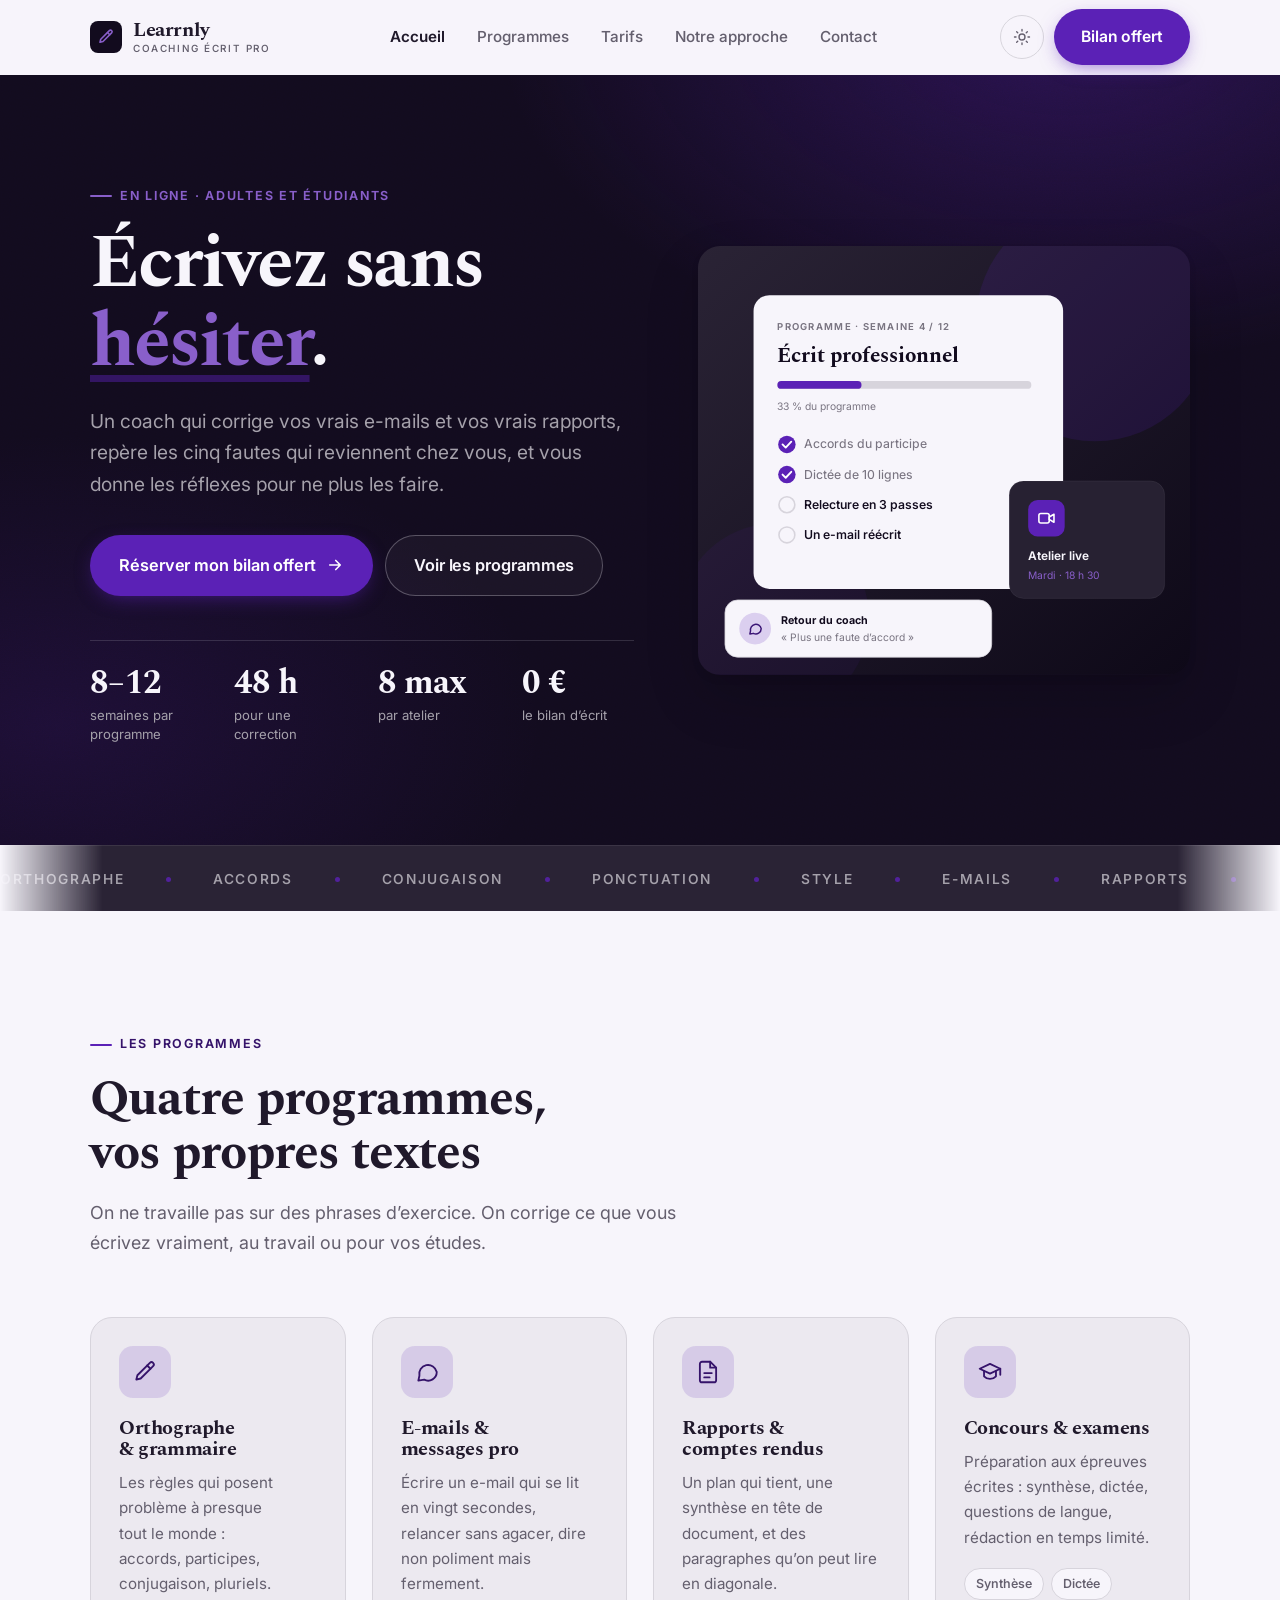
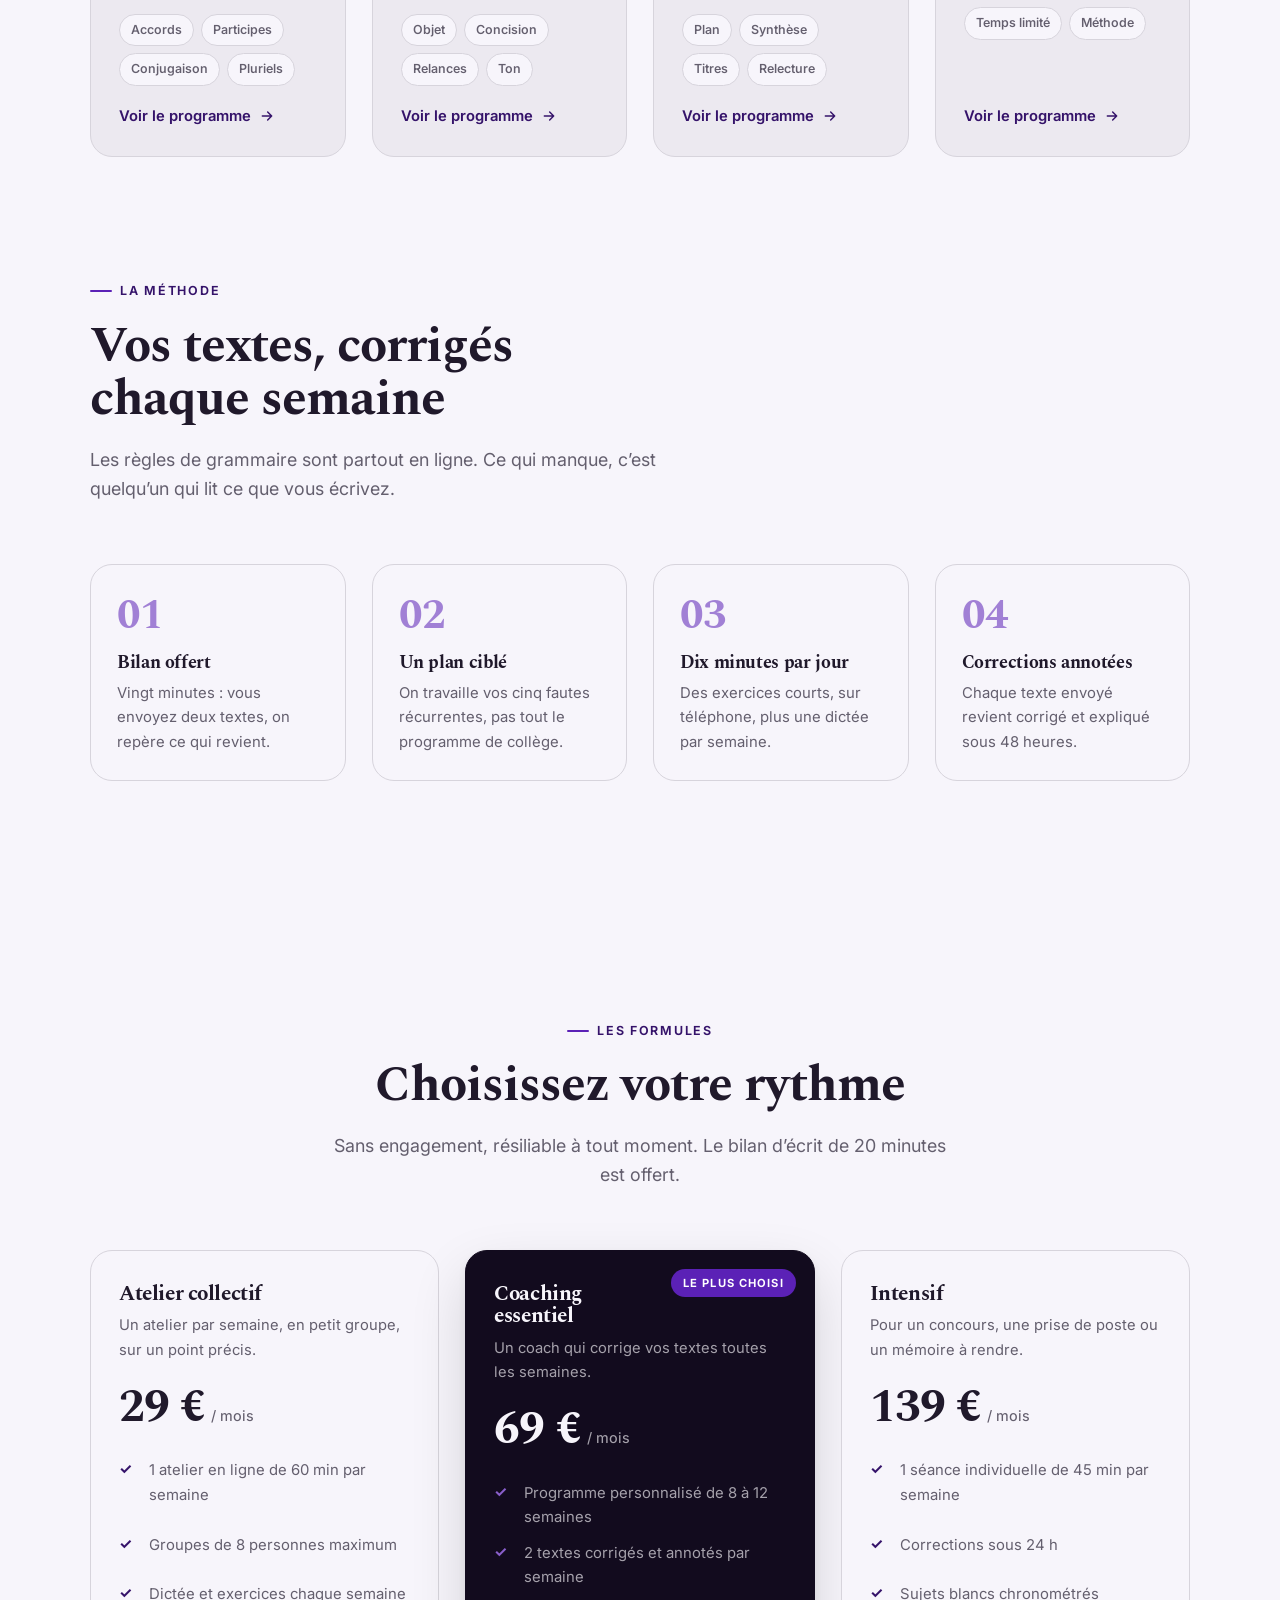
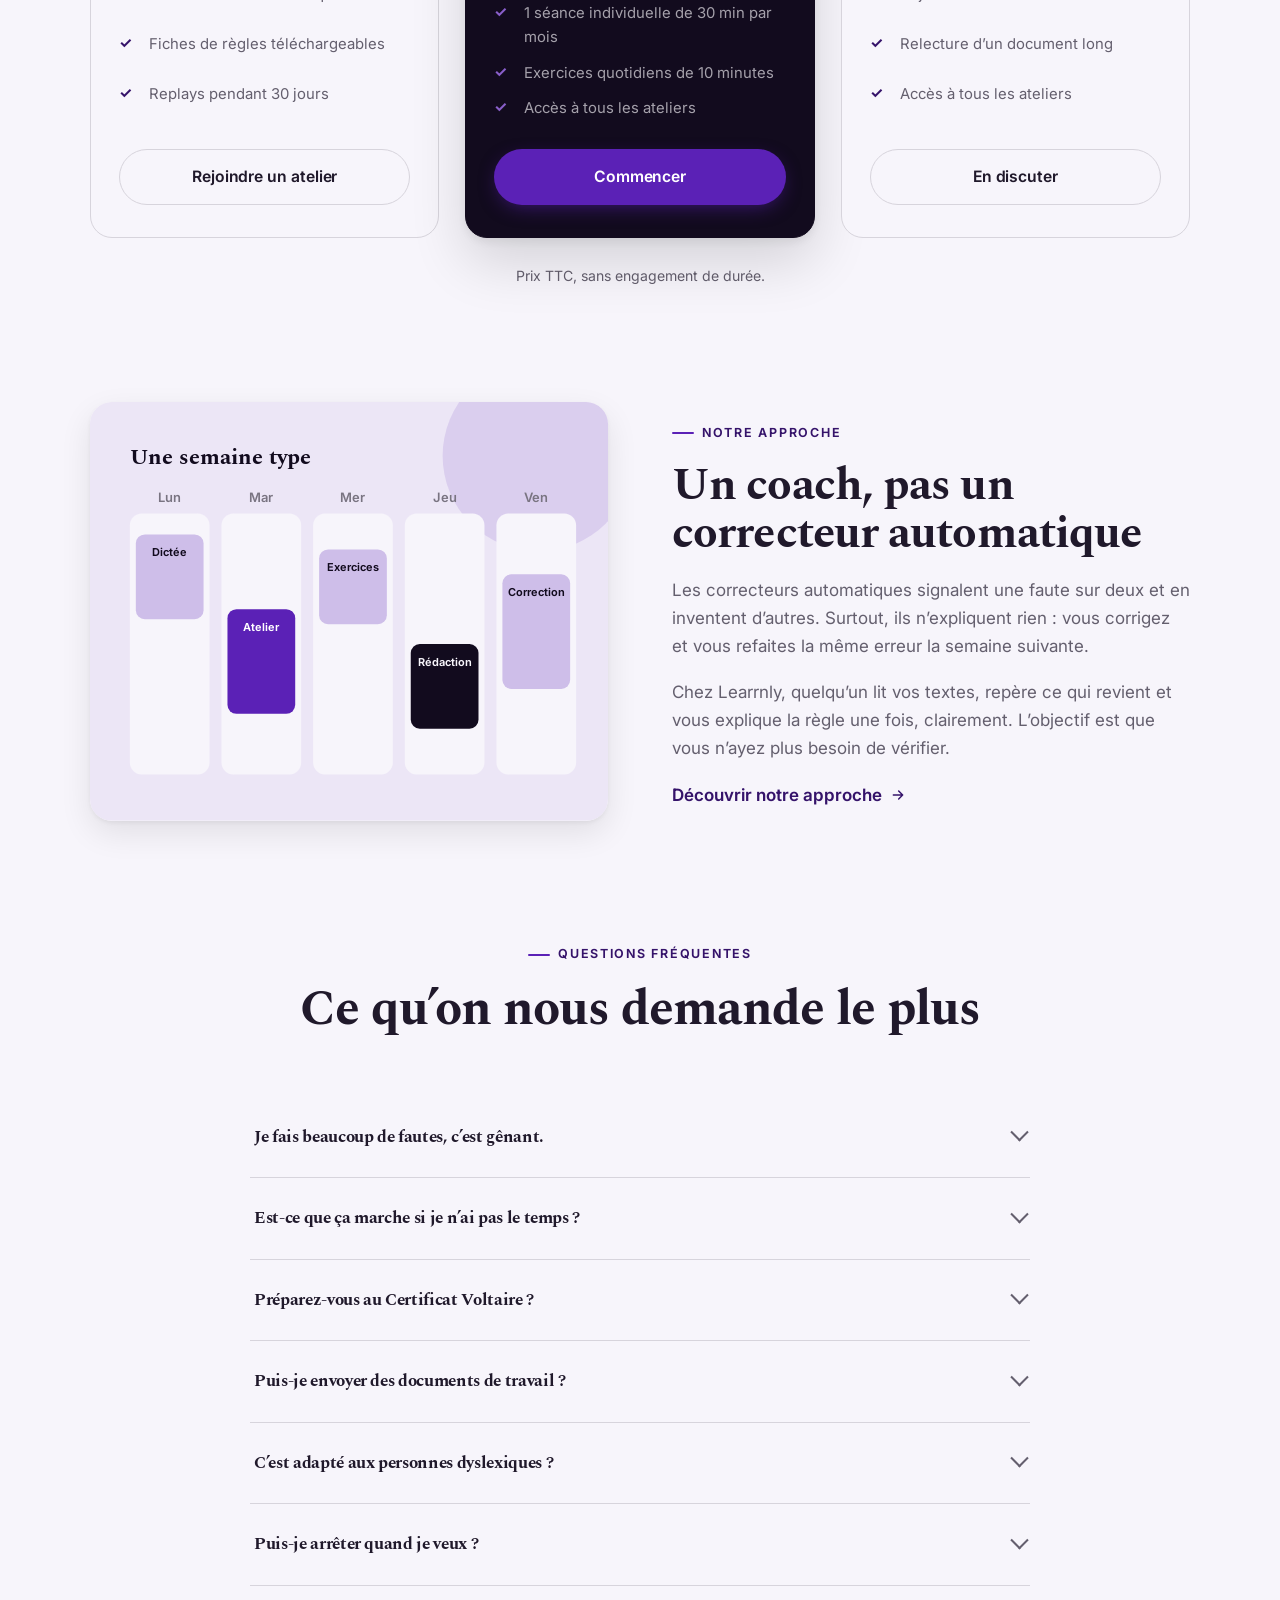
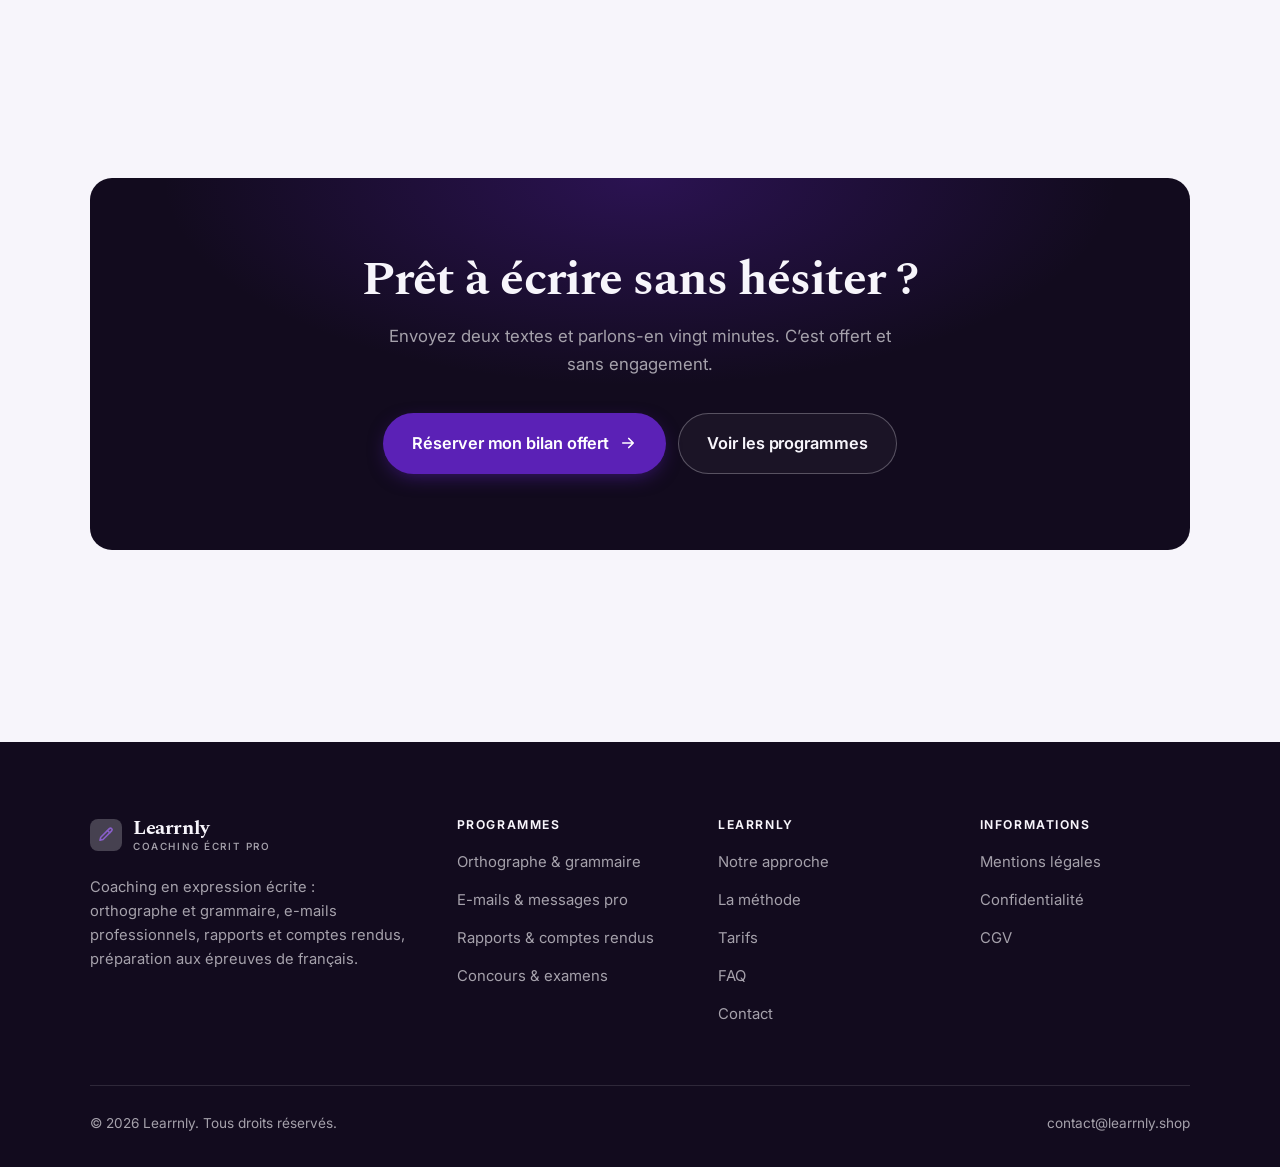
<file: index.html>
<!DOCTYPE html>
<html lang="fr" class="no-js">
<head>
<meta charset="utf-8">
<meta name="viewport" content="width=device-width, initial-scale=1">
<title>Learrnly — Coaching en orthographe et expression écrite</title>
<meta name="description" content="Coaching en écrit professionnel, 100 % en ligne : orthographe et grammaire, e-mails clairs, rapports structurés, préparation aux épreuves de français. Bilan offert.">
<link rel="canonical" href="https://learrnly.shop/">

<meta property="og:type" content="website">
<meta property="og:url" content="https://learrnly.shop/">
<meta property="og:site_name" content="Learrnly">
<meta property="og:locale" content="fr_FR">
<meta property="og:title" content="Learrnly — Coaching en orthographe et expression écrite">
<meta property="og:description" content="Coaching en écrit professionnel, 100 % en ligne : orthographe et grammaire, e-mails clairs, rapports structurés, préparation aux épreuves de français. Bilan offert.">
<meta name="theme-color" content="#120b1e">

<link rel="icon" href="assets/img/favicon.svg" type="image/svg+xml">
<link rel="preconnect" href="https://fonts.googleapis.com">
<link rel="preconnect" href="https://fonts.gstatic.com" crossorigin>
<link rel="stylesheet" href="https://fonts.googleapis.com/css2?family=Spectral:wght@400..700&family=Inter:wght@400..700&display=swap">
<link rel="stylesheet" href="assets/css/style.css">

<!-- Thème appliqué avant le premier rendu (évite le flash) -->
<script>
document.documentElement.classList.remove('no-js');
(function(){try{var t=localStorage.getItem('site-theme');if(t){document.documentElement.setAttribute('data-theme',t);}}catch(e){}})();
</script>
<script type="application/ld+json">
{
  "@context": "https://schema.org",
  "@type": "Organization",
  "name": "Learrnly",
  "url": "https://learrnly.shop/",
  "email": "contact@learrnly.shop",
  "description": "Coaching en écrit professionnel, 100 % en ligne : orthographe et grammaire, e-mails clairs, rapports structurés, préparation aux épreuves de français. Bilan offert.",
  "areaServed": "FR",
  "knowsLanguage": "fr"
}
</script>
</head>

<body>
<a class="skip-link" href="#main">Aller au contenu principal</a>

<header class="site-header">
  <nav class="wrap nav" aria-label="Navigation principale">
    <a class="brand" href="index.html">
      <svg class="brand__mark" viewBox="0 0 64 64" aria-hidden="true">
        <rect class="bm-bg" width="64" height="64" rx="16"/>
        <g class="bm-ic" transform="translate(14 14) scale(1.5)" fill="none" stroke-width="2.1" stroke-linecap="round" stroke-linejoin="round"><path d="M16.5 3.5a2.1 2.1 0 0 1 3 3L8 18l-4 1 1-4z"/><path d="M14 6l3 3"/></g>
      </svg>
      <span>Learrnly<span class="brand__sub">Coaching écrit pro</span></span>
    </a>

    <ul class="nav__links" id="nav-links">
      <li><a href="index.html" aria-current="page">Accueil</a></li>
      <li><a href="programmes.html">Programmes</a></li>
      <li><a href="index.html#tarifs">Tarifs</a></li>
      <li><a href="a-propos.html">Notre approche</a></li>
      <li><a href="contact.html">Contact</a></li>
      <li><a class="btn btn--primary" href="contact.html">Bilan offert</a></li>
    </ul>

    <div class="nav__cta">
      <button class="theme-toggle" type="button" aria-label="Passer en thème sombre">
        <svg class="icon-sun" viewBox="0 0 24 24" fill="none" stroke="currentColor" stroke-width="1.8" stroke-linecap="round" aria-hidden="true"><circle cx="12" cy="12" r="4"/><path d="M12 2v2m0 16v2M2 12h2m16 0h2M4.9 4.9l1.4 1.4m11.4 11.4 1.4 1.4M19.1 4.9l-1.4 1.4M6.3 17.7l-1.4 1.4"/></svg>
        <svg class="icon-moon" viewBox="0 0 24 24" fill="none" stroke="currentColor" stroke-width="1.8" stroke-linecap="round" stroke-linejoin="round" aria-hidden="true"><path d="M21 12.8A9 9 0 1 1 11.2 3a7 7 0 0 0 9.8 9.8z"/></svg>
      </button>
      <a class="btn btn--primary" href="contact.html">Bilan offert</a>
      <button class="nav__toggle" type="button" aria-expanded="false" aria-controls="nav-links" aria-label="Ouvrir le menu">
        <svg class="icon-open" viewBox="0 0 24 24" fill="none" stroke="currentColor" stroke-width="2" stroke-linecap="round" aria-hidden="true"><path d="M3 6h18M3 12h18M3 18h18"/></svg>
        <svg class="icon-close" viewBox="0 0 24 24" fill="none" stroke="currentColor" stroke-width="2" stroke-linecap="round" aria-hidden="true"><path d="M6 6l12 12M18 6L6 18"/></svg>
      </button>
    </div>
  </nav>
</header>

<main id="main">

<section class="hero">
  <div class="wrap hero__inner">
    <div>
      <span class="eyebrow hero__eyebrow">En ligne · Adultes et étudiants</span>
      <h1>Écrivez sans<br> <em>hésiter</em>.</h1>
      <p class="hero__lede">Un coach qui corrige vos vrais e-mails et vos vrais rapports, repère les cinq fautes qui reviennent chez vous, et vous donne les réflexes pour ne plus les faire.</p>

      <div class="hero__actions">
        <a class="btn btn--primary btn--lg" href="contact.html">Réserver mon bilan offert <svg viewBox="0 0 24 24" fill="none" stroke="currentColor" stroke-width="2.2" stroke-linecap="round" stroke-linejoin="round" aria-hidden="true"><path d="M5 12h14M13 6l6 6-6 6"/></svg></a>
        <a class="btn btn--on-dark btn--lg" href="programmes.html">Voir les programmes</a>
      </div>

      <ul class="hero__proof">
        <li><span class="stat__num">8–12</span><span class="stat__label">semaines par programme</span></li>
        <li><span class="stat__num">48 h</span><span class="stat__label">pour une correction</span></li>
        <li><span class="stat__num">8 max</span><span class="stat__label">par atelier</span></li>
        <li><span class="stat__num">0 €</span><span class="stat__label">le bilan d’écrit</span></li>
      </ul>
    </div>

    <div class="hero__art">
      <svg viewBox="0 0 620 540" role="img" aria-label="Aperçu d’un programme d’écrit professionnel en semaine 4 sur 12 : travail de la semaine, prochain atelier et retour du coach.">
        <defs>
          <linearGradient id="hbg" x1="0" y1="0" x2="1" y2="1">
            <stop offset="0" stop-color="#2a2335"/><stop offset="1" stop-color="#0e0918"/>
          </linearGradient>
        </defs>
        <rect width="620" height="540" rx="22" fill="url(#hbg)"/>
        <circle cx="500" cy="96" r="150" fill="#5b21b6" opacity=".16"/>
        <circle cx="96" cy="470" r="120" fill="#5b21b6" opacity=".08"/>

        <g style="font-family: var(--font-body)">
          <!-- Carte programme -->
          <rect x="70" y="62" width="390" height="370" rx="20" fill="#f7f5fb"/>
          <text x="100" y="106" font-size="12" font-weight="650" letter-spacing="1.6" fill="#797481">PROGRAMME · SEMAINE 4 / 12</text>
          <text x="100" y="146" font-size="27" font-weight="700" fill="#120b1e" style="font-family: var(--font-display)">Écrit professionnel</text>
          <rect x="100" y="170" width="320" height="10" rx="5" fill="#d7d4dc"/>
          <rect x="100" y="170" width="106" height="10" rx="5" fill="#5b21b6"/>
          <text x="100" y="206" font-size="13" fill="#797481">33 % du programme</text>
          <circle cx="112" cy="250" r="11" fill="#5b21b6"/><path d="M106.5 250l4 4 7-7.5" fill="none" stroke="#ffffff" stroke-width="2.4" stroke-linecap="round" stroke-linejoin="round"/><text x="134" y="255" font-size="15.5" fill="#797481" font-weight="450">Accords du participe</text>
          <circle cx="112" cy="288" r="11" fill="#5b21b6"/><path d="M106.5 288l4 4 7-7.5" fill="none" stroke="#ffffff" stroke-width="2.4" stroke-linecap="round" stroke-linejoin="round"/><text x="134" y="293" font-size="15.5" fill="#797481" font-weight="450">Dictée de 10 lignes</text>
          <circle cx="112" cy="326" r="10" fill="none" stroke="#d7d4dc" stroke-width="2"/><text x="134" y="331" font-size="15.5" fill="#120b1e" font-weight="560">Relecture en 3 passes</text>
          <circle cx="112" cy="364" r="10" fill="none" stroke="#d7d4dc" stroke-width="2"/><text x="134" y="369" font-size="15.5" fill="#120b1e" font-weight="560">Un e-mail réécrit</text>

          <!-- Carte séance -->
          <rect x="392" y="296" width="196" height="148" rx="18" fill="#272132" stroke="#ffffff" stroke-opacity=".08"/>
          <rect x="416" y="320" width="46" height="46" rx="12" fill="#5b21b6"/>
          <g transform="translate(427 331)" fill="none" stroke="#ffffff" color="#ffffff" stroke-width="2" stroke-linecap="round" stroke-linejoin="round"><rect x="2.5" y="6" width="13" height="12" rx="2.5"/><path d="M15.5 10.5 21.5 7v10l-6-3.5z"/></g>
          <text x="416" y="396" font-size="15" font-weight="650" fill="#f7f5fb">Atelier live</text>
          <text x="416" y="420" font-size="13" fill="#895fca">Mardi · 18 h 30</text>

          <!-- Retour du coach -->
          <rect x="34" y="446" width="336" height="72" rx="16" fill="#f7f5fb" stroke="#d7d4dc"/>
          <circle cx="72" cy="482" r="20" fill="#dbcfef"/>
          <g transform="translate(62 472) scale(.84)" fill="none" stroke="#3b1576" stroke-width="2.2" stroke-linecap="round" stroke-linejoin="round"><path d="M21 12a8 8 0 0 1-11.6 7.1L4 20l1-4.6A8 8 0 1 1 21 12z"/></g>
          <text x="104" y="476" font-size="13.5" font-weight="700" fill="#120b1e">Retour du coach</text>
          <text x="104" y="498" font-size="13" fill="#797481">« Plus une faute d’accord »</text>
        </g>
      </svg>
    </div>
  </div>
</section>

<div class="marquee" aria-hidden="true">
  <div class="marquee__track"><span>Orthographe</span><span>Accords</span><span>Conjugaison</span><span>Ponctuation</span><span>Style</span><span>E-mails</span><span>Rapports</span><span>Concision</span><span>Relecture</span><span>Concours</span><span>Orthographe</span><span>Accords</span><span>Conjugaison</span><span>Ponctuation</span><span>Style</span><span>E-mails</span><span>Rapports</span><span>Concision</span><span>Relecture</span><span>Concours</span></div>
</div>

<section class="section wrap" id="programmes">
  <div class="section-head reveal">
    <span class="eyebrow">Les programmes</span>
    <h2>Quatre programmes, vos propres textes</h2>
    <p>On ne travaille pas sur des phrases d’exercice. On corrige ce que vous écrivez vraiment, au travail ou pour vos études.</p>
  </div>
  <div class="grid grid--4 reveal-group">
    <a class="card" href="programmes.html#orthographe">
      <div class="card__icon"><svg viewBox="0 0 24 24" fill="none" stroke="currentColor" stroke-width="1.7" stroke-linecap="round" stroke-linejoin="round" aria-hidden="true"><path d="M16.5 3.5a2.1 2.1 0 0 1 3 3L8 18l-4 1 1-4z"/><path d="M14 6l3 3"/></svg></div>
      <h3>Orthographe &amp; grammaire</h3>
      <p>Les règles qui posent problème à presque tout le monde : accords, participes, conjugaison, pluriels.</p>
      <ul class="tags"><li>Accords</li><li>Participes</li><li>Conjugaison</li><li>Pluriels</li></ul>
      <span class="arrow-link">Voir le programme <svg viewBox="0 0 24 24" fill="none" stroke="currentColor" stroke-width="2.2" stroke-linecap="round" stroke-linejoin="round" aria-hidden="true"><path d="M5 12h14M13 6l6 6-6 6"/></svg></span>
    </a>
    <a class="card" href="programmes.html#emails">
      <div class="card__icon"><svg viewBox="0 0 24 24" fill="none" stroke="currentColor" stroke-width="1.7" stroke-linecap="round" stroke-linejoin="round" aria-hidden="true"><path d="M21 12a8 8 0 0 1-11.6 7.1L4 20l1-4.6A8 8 0 1 1 21 12z"/></svg></div>
      <h3>E-mails &amp; messages pro</h3>
      <p>Écrire un e-mail qui se lit en vingt secondes, relancer sans agacer, dire non poliment mais fermement.</p>
      <ul class="tags"><li>Objet</li><li>Concision</li><li>Relances</li><li>Ton</li></ul>
      <span class="arrow-link">Voir le programme <svg viewBox="0 0 24 24" fill="none" stroke="currentColor" stroke-width="2.2" stroke-linecap="round" stroke-linejoin="round" aria-hidden="true"><path d="M5 12h14M13 6l6 6-6 6"/></svg></span>
    </a>
    <a class="card" href="programmes.html#rapports">
      <div class="card__icon"><svg viewBox="0 0 24 24" fill="none" stroke="currentColor" stroke-width="1.7" stroke-linecap="round" stroke-linejoin="round" aria-hidden="true"><path d="M14 2.5H6.5A2 2 0 0 0 4.5 4.5v15a2 2 0 0 0 2 2h11a2 2 0 0 0 2-2V8z"/><path d="M14 2.5V8h5.5M8.5 13h7M8.5 17h5"/></svg></div>
      <h3>Rapports &amp; comptes rendus</h3>
      <p>Un plan qui tient, une synthèse en tête de document, et des paragraphes qu’on peut lire en diagonale.</p>
      <ul class="tags"><li>Plan</li><li>Synthèse</li><li>Titres</li><li>Relecture</li></ul>
      <span class="arrow-link">Voir le programme <svg viewBox="0 0 24 24" fill="none" stroke="currentColor" stroke-width="2.2" stroke-linecap="round" stroke-linejoin="round" aria-hidden="true"><path d="M5 12h14M13 6l6 6-6 6"/></svg></span>
    </a>
    <a class="card" href="programmes.html#concours">
      <div class="card__icon"><svg viewBox="0 0 24 24" fill="none" stroke="currentColor" stroke-width="1.7" stroke-linecap="round" stroke-linejoin="round" aria-hidden="true"><path d="M2.5 9 12 4.5 21.5 9 12 13.5z"/><path d="M6.5 11v5c1.5 1.6 3.4 2.4 5.5 2.4s4-.8 5.5-2.4v-5M21.5 9v5.5"/></svg></div>
      <h3>Concours &amp; examens</h3>
      <p>Préparation aux épreuves écrites : synthèse, dictée, questions de langue, rédaction en temps limité.</p>
      <ul class="tags"><li>Synthèse</li><li>Dictée</li><li>Temps limité</li><li>Méthode</li></ul>
      <span class="arrow-link">Voir le programme <svg viewBox="0 0 24 24" fill="none" stroke="currentColor" stroke-width="2.2" stroke-linecap="round" stroke-linejoin="round" aria-hidden="true"><path d="M5 12h14M13 6l6 6-6 6"/></svg></span>
    </a>
  </div>
</section>

<section class="section section--flush wrap" id="methode">
  <div class="section-head reveal">
    <span class="eyebrow">La méthode</span>
    <h2>Vos textes, corrigés chaque semaine</h2>
    <p>Les règles de grammaire sont partout en ligne. Ce qui manque, c’est quelqu’un qui lit ce que vous écrivez.</p>
  </div>
  <div class="grid grid--4 steps reveal-group">
    <article class="step">
      <h3>Bilan offert</h3>
      <p>Vingt minutes : vous envoyez deux textes, on repère ce qui revient.</p>
    </article>
    <article class="step">
      <h3>Un plan ciblé</h3>
      <p>On travaille vos cinq fautes récurrentes, pas tout le programme de collège.</p>
    </article>
    <article class="step">
      <h3>Dix minutes par jour</h3>
      <p>Des exercices courts, sur téléphone, plus une dictée par semaine.</p>
    </article>
    <article class="step">
      <h3>Corrections annotées</h3>
      <p>Chaque texte envoyé revient corrigé et expliqué sous 48 heures.</p>
    </article>
  </div>
</section>

<section class="section wrap" id="tarifs">
  <div class="section-head section-head--center reveal">
    <span class="eyebrow">Les formules</span>
    <h2>Choisissez votre rythme</h2>
    <p>Sans engagement, résiliable à tout moment. Le bilan d’écrit de 20 minutes est offert.</p>
  </div>
  <div class="grid grid--3 plans reveal-group">
    <article class="plan">
      
      <h3>Atelier collectif</h3>
      <p class="plan__desc">Un atelier par semaine, en petit groupe, sur un point précis.</p>
      <p class="plan__price">29 €<span class="plan__period">/ mois</span></p>
      <ul class="plan__features">
        <li>1 atelier en ligne de 60 min par semaine</li>
        <li>Groupes de 8 personnes maximum</li>
        <li>Dictée et exercices chaque semaine</li>
        <li>Fiches de règles téléchargeables</li>
        <li>Replays pendant 30 jours</li>
      </ul>
      <a class="btn btn--ghost btn--block" href="contact.html">Rejoindre un atelier</a>
    </article>
    <article class="plan plan--featured">
      <span class="plan__tag">Le plus choisi</span>
      <h3>Coaching essentiel</h3>
      <p class="plan__desc">Un coach qui corrige vos textes toutes les semaines.</p>
      <p class="plan__price">69 €<span class="plan__period">/ mois</span></p>
      <ul class="plan__features">
        <li>Programme personnalisé de 8 à 12 semaines</li>
        <li>2 textes corrigés et annotés par semaine</li>
        <li>1 séance individuelle de 30 min par mois</li>
        <li>Exercices quotidiens de 10 minutes</li>
        <li>Accès à tous les ateliers</li>
      </ul>
      <a class="btn btn--primary btn--block" href="contact.html">Commencer</a>
    </article>
    <article class="plan">
      
      <h3>Intensif</h3>
      <p class="plan__desc">Pour un concours, une prise de poste ou un mémoire à rendre.</p>
      <p class="plan__price">139 €<span class="plan__period">/ mois</span></p>
      <ul class="plan__features">
        <li>1 séance individuelle de 45 min par semaine</li>
        <li>Corrections sous 24 h</li>
        <li>Sujets blancs chronométrés</li>
        <li>Relecture d’un document long</li>
        <li>Accès à tous les ateliers</li>
      </ul>
      <a class="btn btn--ghost btn--block" href="contact.html">En discuter</a>
    </article>
  </div>
  <p class="plans-note">Prix TTC, sans engagement de durée.</p>
</section>

<section class="section section--flush wrap">
  <div class="split reveal">
    <div class="split__art">
      <svg viewBox="0 0 520 420" role="img" aria-label="Exemple de semaine type : Dictée, Atelier, Exercices, Rédaction, Correction.">
        <rect width="520" height="420" rx="20" fill="#ece6f6"/>
        <circle cx="450" cy="54" r="96" fill="#5b21b6" opacity=".12"/>
        <g style="font-family: var(--font-body)">
        <text x="40" y="62" font-size="22" font-weight="700" fill="#120b1e" style="font-family: var(--font-display)">Une semaine type</text>
        <text x="80" y="100" text-anchor="middle" font-size="13" font-weight="600" fill="#797481">Lun</text>
        <rect x="40" y="112" width="80" height="262" rx="12" fill="#f7f5fb"/>
        <rect x="46" y="133" width="68" height="85" rx="9" fill="#cebee9"/>
        <text x="80" y="155" text-anchor="middle" font-size="11" font-weight="650" fill="#120b1e">Dictée</text>
        <text x="172" y="100" text-anchor="middle" font-size="13" font-weight="600" fill="#797481">Mar</text>
        <rect x="132" y="112" width="80" height="262" rx="12" fill="#f7f5fb"/>
        <rect x="138" y="208" width="68" height="105" rx="9" fill="#5b21b6"/>
        <text x="172" y="230" text-anchor="middle" font-size="11" font-weight="650" fill="#ffffff">Atelier</text>
        <text x="264" y="100" text-anchor="middle" font-size="13" font-weight="600" fill="#797481">Mer</text>
        <rect x="224" y="112" width="80" height="262" rx="12" fill="#f7f5fb"/>
        <rect x="230" y="148" width="68" height="75" rx="9" fill="#cebee9"/>
        <text x="264" y="170" text-anchor="middle" font-size="11" font-weight="650" fill="#120b1e">Exercices</text>
        <text x="356" y="100" text-anchor="middle" font-size="13" font-weight="600" fill="#797481">Jeu</text>
        <rect x="316" y="112" width="80" height="262" rx="12" fill="#f7f5fb"/>
        <rect x="322" y="243" width="68" height="85" rx="9" fill="#120b1e"/>
        <text x="356" y="265" text-anchor="middle" font-size="11" font-weight="650" fill="#f7f5fb">Rédaction</text>
        <text x="448" y="100" text-anchor="middle" font-size="13" font-weight="600" fill="#797481">Ven</text>
        <rect x="408" y="112" width="80" height="262" rx="12" fill="#f7f5fb"/>
        <rect x="414" y="173" width="68" height="115" rx="9" fill="#cebee9"/>
        <text x="448" y="195" text-anchor="middle" font-size="11" font-weight="650" fill="#120b1e">Correction</text>
        </g>
      </svg>
    </div>
    <div>
      <span class="eyebrow">Notre approche</span>
      <h2>Un coach, pas un correcteur automatique</h2>
      <p>Les correcteurs automatiques signalent une faute sur deux et en inventent d’autres. Surtout, ils n’expliquent rien : vous corrigez et vous refaites la même erreur la semaine suivante.</p>
      <p>Chez Learrnly, quelqu’un lit vos textes, repère ce qui revient et vous explique la règle une fois, clairement. L’objectif est que vous n’ayez plus besoin de vérifier.</p>
      <p><a class="arrow-link" href="a-propos.html">Découvrir notre approche <svg viewBox="0 0 24 24" fill="none" stroke="currentColor" stroke-width="2.2" stroke-linecap="round" stroke-linejoin="round" aria-hidden="true"><path d="M5 12h14M13 6l6 6-6 6"/></svg></a></p>
    </div>
  </div>
</section>

<section class="section section--flush wrap" id="faq">
  <div class="section-head section-head--center reveal">
    <span class="eyebrow">Questions fréquentes</span>
    <h2>Ce qu’on nous demande le plus</h2>
  </div>
  <div class="faq reveal">
    <details>
      <summary>Je fais beaucoup de fautes, c’est gênant.</summary>
      <p>C’est le cas de la plupart des personnes qui nous écrivent, y compris des cadres et des enseignants. Les corrections sont privées et jamais partagées.</p>
    </details>
    <details>
      <summary>Est-ce que ça marche si je n’ai pas le temps ?</summary>
      <p>Dix minutes par jour suffisent pour la partie orthographe. C’est la régularité qui installe les réflexes, pas la durée.</p>
    </details>
    <details>
      <summary>Préparez-vous au Certificat Voltaire ?</summary>
      <p>Nous préparons aux épreuves de français en général, y compris ce type de certification, mais nous ne sommes pas centre d’examen et ne délivrons aucun certificat.</p>
    </details>
    <details>
      <summary>Puis-je envoyer des documents de travail ?</summary>
      <p>Oui, à condition de retirer les informations confidentielles. Nous ne conservons aucun document au-delà de l’accompagnement.</p>
    </details>
    <details>
      <summary>C’est adapté aux personnes dyslexiques ?</summary>
      <p>Le coaching peut aider sur la méthode et la relecture, mais il ne remplace pas un bilan et un suivi orthophonique. Nous le disons clairement si c’est ce qu’il faut.</p>
    </details>
    <details>
      <summary>Puis-je arrêter quand je veux ?</summary>
      <p>Oui. Aucune formule n’a d’engagement : vous résiliez à tout moment et l’accès reste ouvert jusqu’à la fin du mois déjà payé.</p>
    </details>
  </div>
</section>

<section class="wrap section--tight">
  <div class="cta-band reveal">
    <h2>Prêt à écrire sans hésiter ?</h2>
    <p>Envoyez deux textes et parlons-en vingt minutes. C’est offert et sans engagement.</p>
    <div class="hero__actions">
      <a class="btn btn--primary btn--lg" href="contact.html">Réserver mon bilan offert <svg viewBox="0 0 24 24" fill="none" stroke="currentColor" stroke-width="2.2" stroke-linecap="round" stroke-linejoin="round" aria-hidden="true"><path d="M5 12h14M13 6l6 6-6 6"/></svg></a>
      <a class="btn btn--on-dark btn--lg" href="programmes.html">Voir les programmes</a>
    </div>
  </div>
</section>

</main>

<footer class="site-footer">
  <div class="wrap">
    <div class="footer__grid">
      <div class="footer__brand">
        <a class="brand" href="index.html">
          <svg class="brand__mark" viewBox="0 0 64 64" aria-hidden="true">
        <rect class="bm-bg" width="64" height="64" rx="16"/>
        <g class="bm-ic" transform="translate(14 14) scale(1.5)" fill="none" stroke-width="2.1" stroke-linecap="round" stroke-linejoin="round"><path d="M16.5 3.5a2.1 2.1 0 0 1 3 3L8 18l-4 1 1-4z"/><path d="M14 6l3 3"/></g>
      </svg>
          <span>Learrnly<span class="brand__sub">Coaching écrit pro</span></span>
        </a>
        <p>Coaching en expression écrite : orthographe et grammaire, e-mails professionnels, rapports et comptes rendus, préparation aux épreuves de français.</p>
      </div>

      <div class="footer__col">
        <h4>Programmes</h4>
        <ul>
          <li><a href="programmes.html#orthographe">Orthographe &amp; grammaire</a></li>
          <li><a href="programmes.html#emails">E-mails &amp; messages pro</a></li>
          <li><a href="programmes.html#rapports">Rapports &amp; comptes rendus</a></li>
          <li><a href="programmes.html#concours">Concours &amp; examens</a></li>
        </ul>
      </div>

      <div class="footer__col">
        <h4>Learrnly</h4>
        <ul>
          <li><a href="a-propos.html">Notre approche</a></li>
          <li><a href="index.html#methode">La méthode</a></li>
          <li><a href="index.html#tarifs">Tarifs</a></li>
          <li><a href="index.html#faq">FAQ</a></li>
          <li><a href="contact.html">Contact</a></li>
        </ul>
      </div>

      <div class="footer__col">
        <h4>Informations</h4>
        <ul>
          <li><a href="mentions-legales.html">Mentions légales</a></li>
          <li><a href="mentions-legales.html#confidentialite">Confidentialité</a></li>
          <li><a href="mentions-legales.html#cgv">CGV</a></li>
        </ul>
      </div>
    </div>

    <div class="footer__bottom">
      <p>© <span data-year>2026</span> Learrnly. Tous droits réservés.</p>
      <p><a href="mailto:contact@learrnly.shop">contact@learrnly.shop</a></p>
    </div>
  </div>
</footer>

<script src="assets/js/main.js" defer></script>
</body>
</html>
</file>
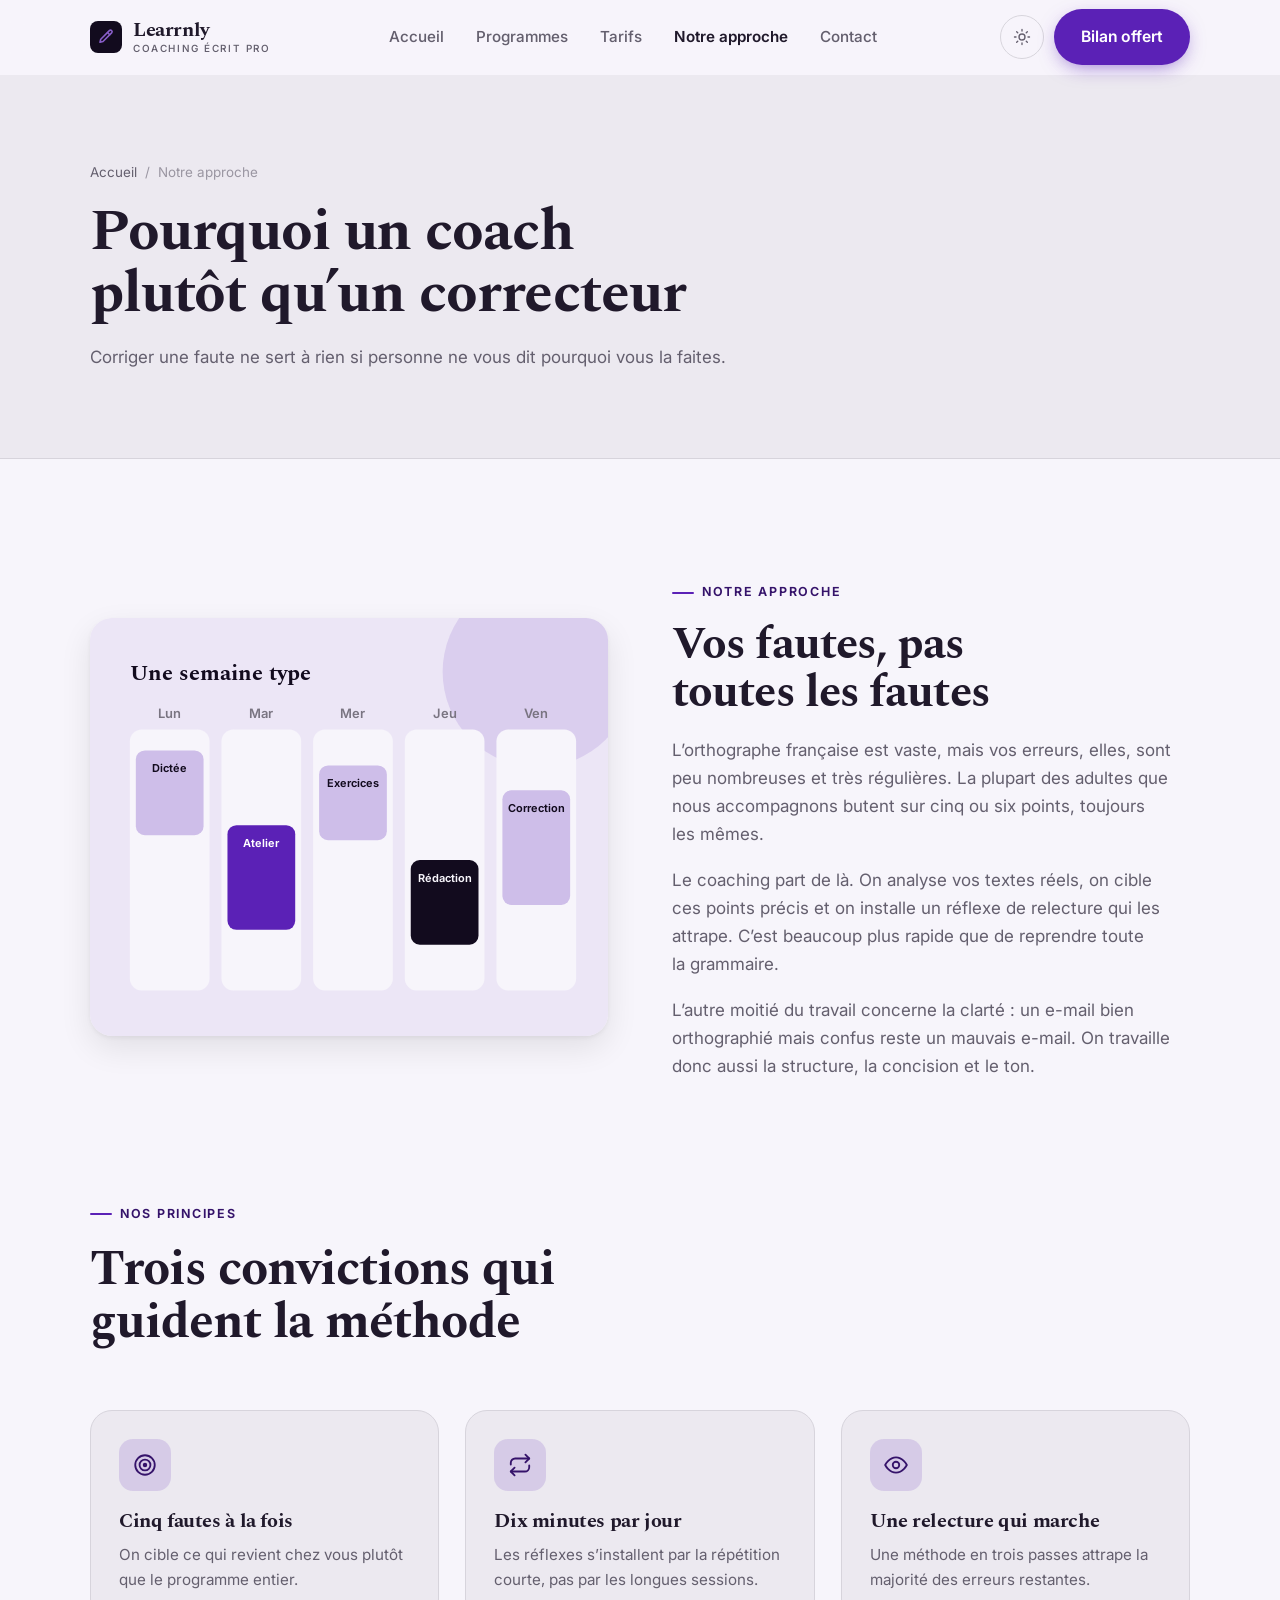
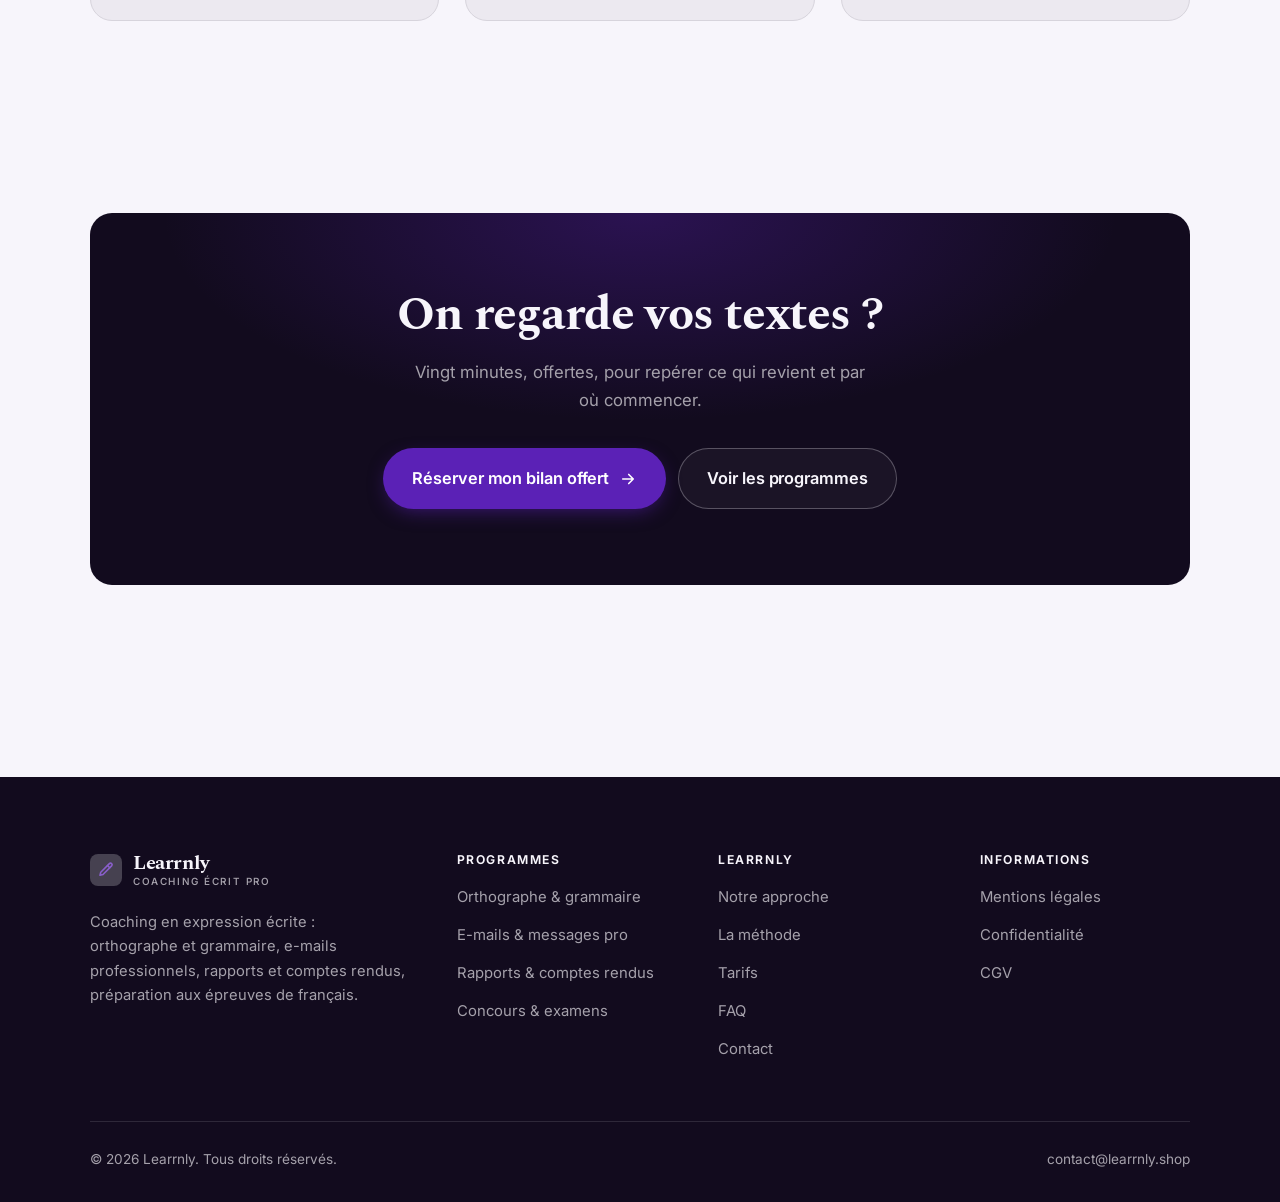
<file: a-propos.html>
<!DOCTYPE html>
<html lang="fr" class="no-js">
<head>
<meta charset="utf-8">
<meta name="viewport" content="width=device-width, initial-scale=1">
<title>Notre approche — Learrnly</title>
<meta name="description" content="Pourquoi un coach en expression écrite fait mieux qu’un correcteur automatique, et les principes de Learrnly.">
<link rel="canonical" href="https://learrnly.shop/a-propos.html">

<meta property="og:type" content="website">
<meta property="og:url" content="https://learrnly.shop/a-propos.html">
<meta property="og:site_name" content="Learrnly">
<meta property="og:locale" content="fr_FR">
<meta property="og:title" content="Notre approche — Learrnly">
<meta property="og:description" content="Pourquoi un coach en expression écrite fait mieux qu’un correcteur automatique, et les principes de Learrnly.">
<meta name="theme-color" content="#120b1e">

<link rel="icon" href="assets/img/favicon.svg" type="image/svg+xml">
<link rel="preconnect" href="https://fonts.googleapis.com">
<link rel="preconnect" href="https://fonts.gstatic.com" crossorigin>
<link rel="stylesheet" href="https://fonts.googleapis.com/css2?family=Spectral:wght@400..700&family=Inter:wght@400..700&display=swap">
<link rel="stylesheet" href="assets/css/style.css">

<!-- Thème appliqué avant le premier rendu (évite le flash) -->
<script>
document.documentElement.classList.remove('no-js');
(function(){try{var t=localStorage.getItem('site-theme');if(t){document.documentElement.setAttribute('data-theme',t);}}catch(e){}})();
</script>
</head>

<body>
<a class="skip-link" href="#main">Aller au contenu principal</a>

<header class="site-header">
  <nav class="wrap nav" aria-label="Navigation principale">
    <a class="brand" href="index.html">
      <svg class="brand__mark" viewBox="0 0 64 64" aria-hidden="true">
        <rect class="bm-bg" width="64" height="64" rx="16"/>
        <g class="bm-ic" transform="translate(14 14) scale(1.5)" fill="none" stroke-width="2.1" stroke-linecap="round" stroke-linejoin="round"><path d="M16.5 3.5a2.1 2.1 0 0 1 3 3L8 18l-4 1 1-4z"/><path d="M14 6l3 3"/></g>
      </svg>
      <span>Learrnly<span class="brand__sub">Coaching écrit pro</span></span>
    </a>

    <ul class="nav__links" id="nav-links">
      <li><a href="index.html">Accueil</a></li>
      <li><a href="programmes.html">Programmes</a></li>
      <li><a href="index.html#tarifs">Tarifs</a></li>
      <li><a href="a-propos.html" aria-current="page">Notre approche</a></li>
      <li><a href="contact.html">Contact</a></li>
      <li><a class="btn btn--primary" href="contact.html">Bilan offert</a></li>
    </ul>

    <div class="nav__cta">
      <button class="theme-toggle" type="button" aria-label="Passer en thème sombre">
        <svg class="icon-sun" viewBox="0 0 24 24" fill="none" stroke="currentColor" stroke-width="1.8" stroke-linecap="round" aria-hidden="true"><circle cx="12" cy="12" r="4"/><path d="M12 2v2m0 16v2M2 12h2m16 0h2M4.9 4.9l1.4 1.4m11.4 11.4 1.4 1.4M19.1 4.9l-1.4 1.4M6.3 17.7l-1.4 1.4"/></svg>
        <svg class="icon-moon" viewBox="0 0 24 24" fill="none" stroke="currentColor" stroke-width="1.8" stroke-linecap="round" stroke-linejoin="round" aria-hidden="true"><path d="M21 12.8A9 9 0 1 1 11.2 3a7 7 0 0 0 9.8 9.8z"/></svg>
      </button>
      <a class="btn btn--primary" href="contact.html">Bilan offert</a>
      <button class="nav__toggle" type="button" aria-expanded="false" aria-controls="nav-links" aria-label="Ouvrir le menu">
        <svg class="icon-open" viewBox="0 0 24 24" fill="none" stroke="currentColor" stroke-width="2" stroke-linecap="round" aria-hidden="true"><path d="M3 6h18M3 12h18M3 18h18"/></svg>
        <svg class="icon-close" viewBox="0 0 24 24" fill="none" stroke="currentColor" stroke-width="2" stroke-linecap="round" aria-hidden="true"><path d="M6 6l12 12M18 6L6 18"/></svg>
      </button>
    </div>
  </nav>
</header>

<main id="main">

<section class="page-head">
  <div class="wrap">
    <nav class="breadcrumb" aria-label="Fil d’Ariane">
      <a href="index.html">Accueil</a><span>/</span><span aria-current="page">Notre approche</span>
    </nav>
    <h1>Pourquoi un coach plutôt qu’un correcteur</h1>
    <p>Corriger une faute ne sert à rien si personne ne vous dit pourquoi vous la faites.</p>
  </div>
</section>

<section class="section wrap">
  <div class="split reveal">
    <div class="split__art">
      <svg viewBox="0 0 520 420" role="img" aria-label="Exemple de semaine type : Dictée, Atelier, Exercices, Rédaction, Correction.">
        <rect width="520" height="420" rx="20" fill="#ece6f6"/>
        <circle cx="450" cy="54" r="96" fill="#5b21b6" opacity=".12"/>
        <g style="font-family: var(--font-body)">
        <text x="40" y="62" font-size="22" font-weight="700" fill="#120b1e" style="font-family: var(--font-display)">Une semaine type</text>
        <text x="80" y="100" text-anchor="middle" font-size="13" font-weight="600" fill="#797481">Lun</text>
        <rect x="40" y="112" width="80" height="262" rx="12" fill="#f7f5fb"/>
        <rect x="46" y="133" width="68" height="85" rx="9" fill="#cebee9"/>
        <text x="80" y="155" text-anchor="middle" font-size="11" font-weight="650" fill="#120b1e">Dictée</text>
        <text x="172" y="100" text-anchor="middle" font-size="13" font-weight="600" fill="#797481">Mar</text>
        <rect x="132" y="112" width="80" height="262" rx="12" fill="#f7f5fb"/>
        <rect x="138" y="208" width="68" height="105" rx="9" fill="#5b21b6"/>
        <text x="172" y="230" text-anchor="middle" font-size="11" font-weight="650" fill="#ffffff">Atelier</text>
        <text x="264" y="100" text-anchor="middle" font-size="13" font-weight="600" fill="#797481">Mer</text>
        <rect x="224" y="112" width="80" height="262" rx="12" fill="#f7f5fb"/>
        <rect x="230" y="148" width="68" height="75" rx="9" fill="#cebee9"/>
        <text x="264" y="170" text-anchor="middle" font-size="11" font-weight="650" fill="#120b1e">Exercices</text>
        <text x="356" y="100" text-anchor="middle" font-size="13" font-weight="600" fill="#797481">Jeu</text>
        <rect x="316" y="112" width="80" height="262" rx="12" fill="#f7f5fb"/>
        <rect x="322" y="243" width="68" height="85" rx="9" fill="#120b1e"/>
        <text x="356" y="265" text-anchor="middle" font-size="11" font-weight="650" fill="#f7f5fb">Rédaction</text>
        <text x="448" y="100" text-anchor="middle" font-size="13" font-weight="600" fill="#797481">Ven</text>
        <rect x="408" y="112" width="80" height="262" rx="12" fill="#f7f5fb"/>
        <rect x="414" y="173" width="68" height="115" rx="9" fill="#cebee9"/>
        <text x="448" y="195" text-anchor="middle" font-size="11" font-weight="650" fill="#120b1e">Correction</text>
        </g>
      </svg>
    </div>
    <div>
      <span class="eyebrow">Notre approche</span>
      <h2>Vos fautes, pas toutes les fautes</h2>
      <p>L’orthographe française est vaste, mais vos erreurs, elles, sont peu nombreuses et très régulières. La plupart des adultes que nous accompagnons butent sur cinq ou six points, toujours les mêmes.</p>
      <p>Le coaching part de là. On analyse vos textes réels, on cible ces points précis et on installe un réflexe de relecture qui les attrape. C’est beaucoup plus rapide que de reprendre toute la grammaire.</p>
      <p>L’autre moitié du travail concerne la clarté : un e-mail bien orthographié mais confus reste un mauvais e-mail. On travaille donc aussi la structure, la concision et le ton.</p>
      <!--
        À COMPLÉTER : ajoutez une présentation de la personne qui coache
        (prénom, parcours réel), avec une photo si possible. N'inventez ni
        diplôme ni expérience : voir README.md.
      -->
    </div>
  </div>
</section>

<section class="section section--flush wrap">
  <div class="section-head reveal">
    <span class="eyebrow">Nos principes</span>
    <h2>Trois convictions qui guident la méthode</h2>
  </div>
  <div class="grid grid--3 reveal-group">
    <article class="card">
      <div class="card__icon"><svg viewBox="0 0 24 24" fill="none" stroke="currentColor" stroke-width="1.7" stroke-linecap="round" stroke-linejoin="round" aria-hidden="true"><circle cx="12" cy="12" r="9"/><circle cx="12" cy="12" r="5"/><circle cx="12" cy="12" r="1.2" fill="currentColor"/></svg></div>
      <h3>Cinq fautes à la fois</h3>
      <p>On cible ce qui revient chez vous plutôt que le programme entier.</p>
    </article>
    <article class="card">
      <div class="card__icon"><svg viewBox="0 0 24 24" fill="none" stroke="currentColor" stroke-width="1.7" stroke-linecap="round" stroke-linejoin="round" aria-hidden="true"><path d="M17 2.5l3.5 3.5L17 9.5"/><path d="M3.5 11.5V10A4 4 0 0 1 7.5 6h13M7 21.5 3.5 18 7 14.5"/><path d="M20.5 12.5V14a4 4 0 0 1-4 4h-13"/></svg></div>
      <h3>Dix minutes par jour</h3>
      <p>Les réflexes s’installent par la répétition courte, pas par les longues sessions.</p>
    </article>
    <article class="card">
      <div class="card__icon"><svg viewBox="0 0 24 24" fill="none" stroke="currentColor" stroke-width="1.7" stroke-linecap="round" stroke-linejoin="round" aria-hidden="true"><path d="M2 12s3.6-7 10-7 10 7 10 7-3.6 7-10 7S2 12 2 12z"/><circle cx="12" cy="12" r="3"/></svg></div>
      <h3>Une relecture qui marche</h3>
      <p>Une méthode en trois passes attrape la majorité des erreurs restantes.</p>
    </article>
  </div>
</section>

<section class="wrap section--tight">
  <div class="cta-band reveal">
    <h2>On regarde vos textes ?</h2>
    <p>Vingt minutes, offertes, pour repérer ce qui revient et par où commencer.</p>
    <div class="hero__actions">
      <a class="btn btn--primary btn--lg" href="contact.html">Réserver mon bilan offert <svg viewBox="0 0 24 24" fill="none" stroke="currentColor" stroke-width="2.2" stroke-linecap="round" stroke-linejoin="round" aria-hidden="true"><path d="M5 12h14M13 6l6 6-6 6"/></svg></a>
      <a class="btn btn--on-dark btn--lg" href="programmes.html">Voir les programmes</a>
    </div>
  </div>
</section>

</main>

<footer class="site-footer">
  <div class="wrap">
    <div class="footer__grid">
      <div class="footer__brand">
        <a class="brand" href="index.html">
          <svg class="brand__mark" viewBox="0 0 64 64" aria-hidden="true">
        <rect class="bm-bg" width="64" height="64" rx="16"/>
        <g class="bm-ic" transform="translate(14 14) scale(1.5)" fill="none" stroke-width="2.1" stroke-linecap="round" stroke-linejoin="round"><path d="M16.5 3.5a2.1 2.1 0 0 1 3 3L8 18l-4 1 1-4z"/><path d="M14 6l3 3"/></g>
      </svg>
          <span>Learrnly<span class="brand__sub">Coaching écrit pro</span></span>
        </a>
        <p>Coaching en expression écrite : orthographe et grammaire, e-mails professionnels, rapports et comptes rendus, préparation aux épreuves de français.</p>
      </div>

      <div class="footer__col">
        <h4>Programmes</h4>
        <ul>
          <li><a href="programmes.html#orthographe">Orthographe &amp; grammaire</a></li>
          <li><a href="programmes.html#emails">E-mails &amp; messages pro</a></li>
          <li><a href="programmes.html#rapports">Rapports &amp; comptes rendus</a></li>
          <li><a href="programmes.html#concours">Concours &amp; examens</a></li>
        </ul>
      </div>

      <div class="footer__col">
        <h4>Learrnly</h4>
        <ul>
          <li><a href="a-propos.html">Notre approche</a></li>
          <li><a href="index.html#methode">La méthode</a></li>
          <li><a href="index.html#tarifs">Tarifs</a></li>
          <li><a href="index.html#faq">FAQ</a></li>
          <li><a href="contact.html">Contact</a></li>
        </ul>
      </div>

      <div class="footer__col">
        <h4>Informations</h4>
        <ul>
          <li><a href="mentions-legales.html">Mentions légales</a></li>
          <li><a href="mentions-legales.html#confidentialite">Confidentialité</a></li>
          <li><a href="mentions-legales.html#cgv">CGV</a></li>
        </ul>
      </div>
    </div>

    <div class="footer__bottom">
      <p>© <span data-year>2026</span> Learrnly. Tous droits réservés.</p>
      <p><a href="mailto:contact@learrnly.shop">contact@learrnly.shop</a></p>
    </div>
  </div>
</footer>

<script src="assets/js/main.js" defer></script>
</body>
</html>
</file>
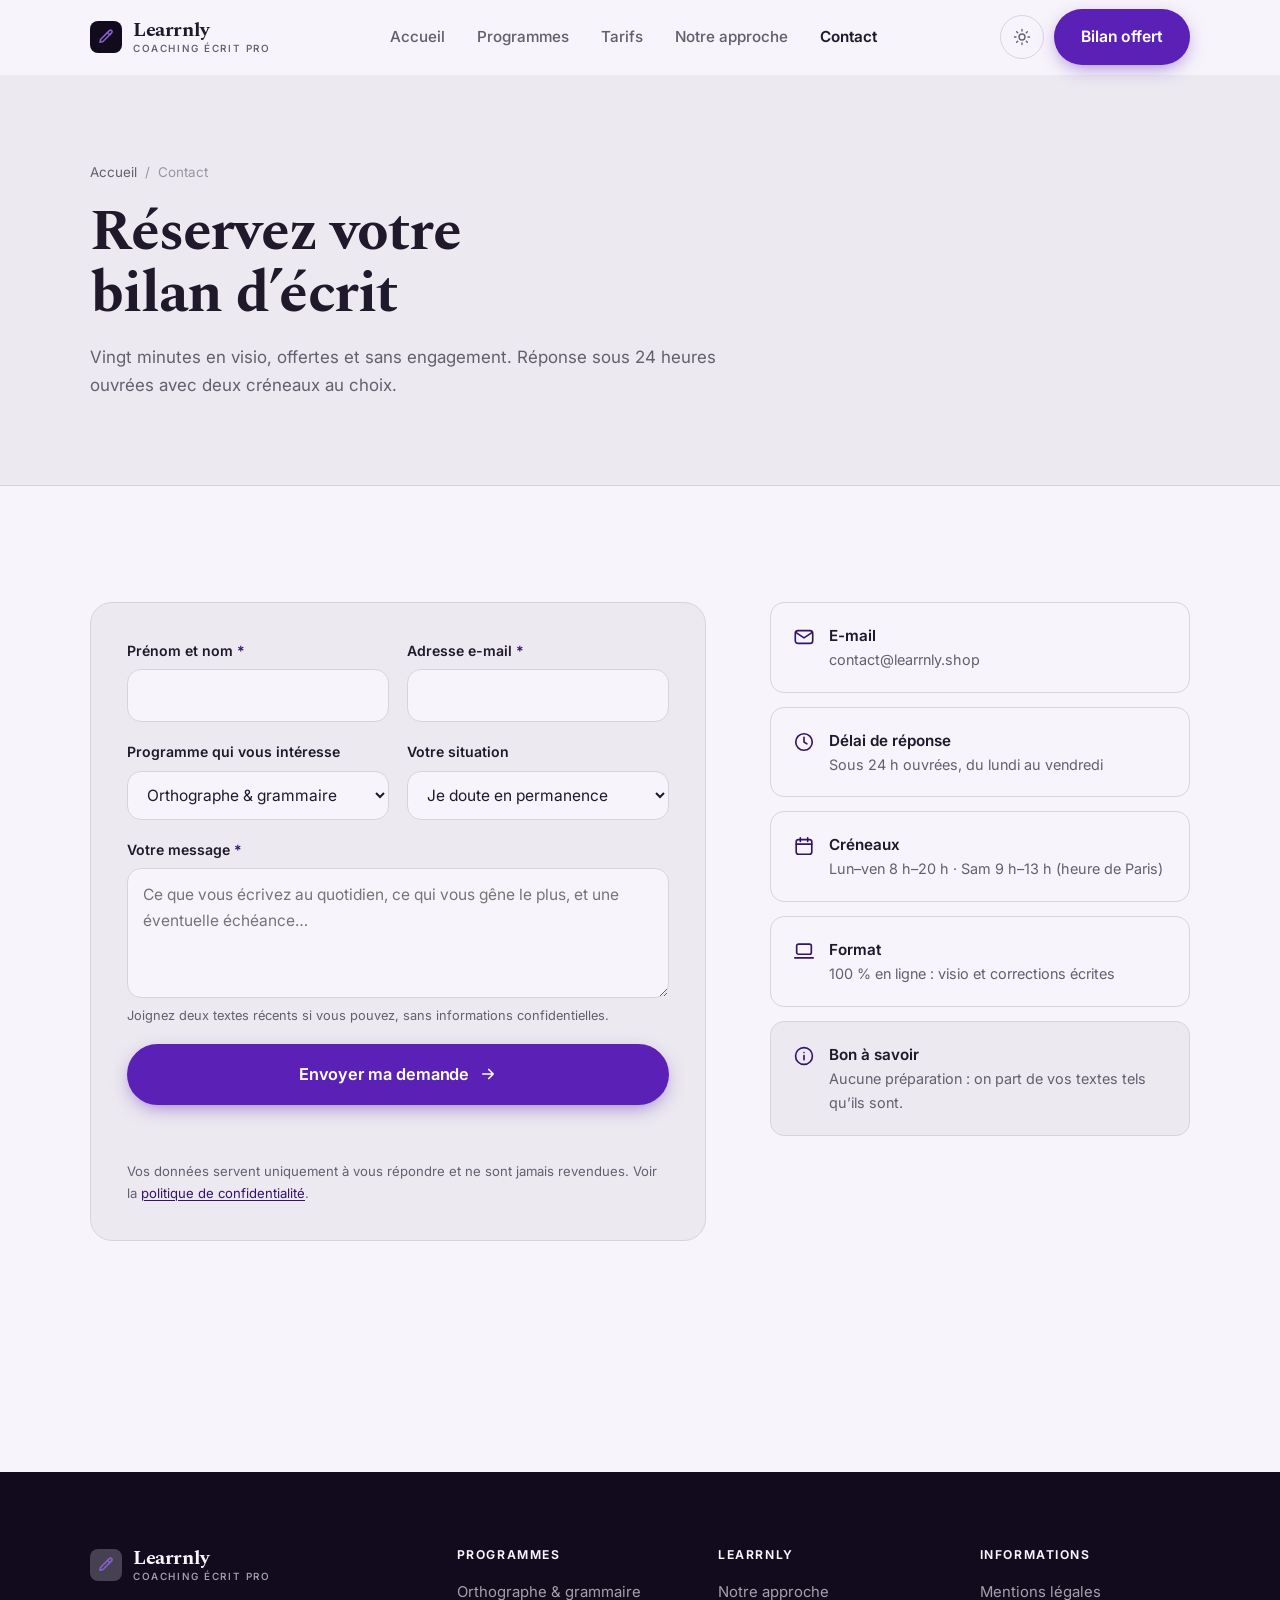
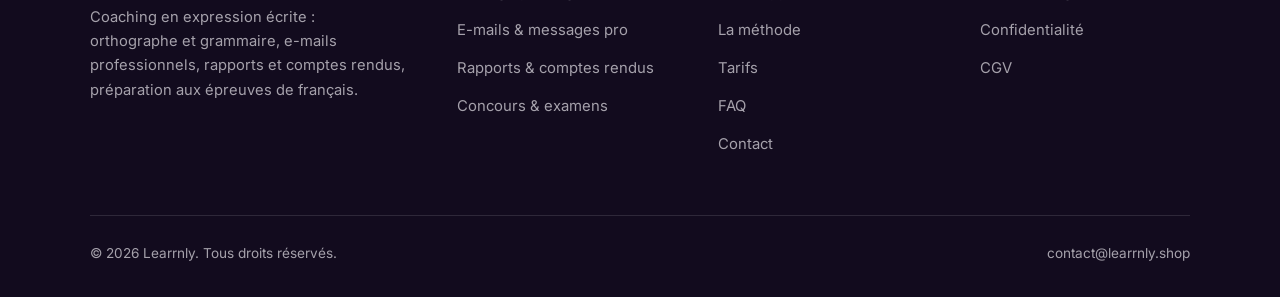
<file: contact.html>
<!DOCTYPE html>
<html lang="fr" class="no-js">
<head>
<meta charset="utf-8">
<meta name="viewport" content="width=device-width, initial-scale=1">
<title>Contact — Learrnly</title>
<meta name="description" content="Réservez votre bilan d’écrit offert de 20 minutes en visio. Réponse sous 24 heures ouvrées.">
<link rel="canonical" href="https://learrnly.shop/contact.html">

<meta property="og:type" content="website">
<meta property="og:url" content="https://learrnly.shop/contact.html">
<meta property="og:site_name" content="Learrnly">
<meta property="og:locale" content="fr_FR">
<meta property="og:title" content="Contact — Learrnly">
<meta property="og:description" content="Réservez votre bilan d’écrit offert de 20 minutes en visio. Réponse sous 24 heures ouvrées.">
<meta name="theme-color" content="#120b1e">

<link rel="icon" href="assets/img/favicon.svg" type="image/svg+xml">
<link rel="preconnect" href="https://fonts.googleapis.com">
<link rel="preconnect" href="https://fonts.gstatic.com" crossorigin>
<link rel="stylesheet" href="https://fonts.googleapis.com/css2?family=Spectral:wght@400..700&family=Inter:wght@400..700&display=swap">
<link rel="stylesheet" href="assets/css/style.css">

<!-- Thème appliqué avant le premier rendu (évite le flash) -->
<script>
document.documentElement.classList.remove('no-js');
(function(){try{var t=localStorage.getItem('site-theme');if(t){document.documentElement.setAttribute('data-theme',t);}}catch(e){}})();
</script>
</head>

<body>
<a class="skip-link" href="#main">Aller au contenu principal</a>

<header class="site-header">
  <nav class="wrap nav" aria-label="Navigation principale">
    <a class="brand" href="index.html">
      <svg class="brand__mark" viewBox="0 0 64 64" aria-hidden="true">
        <rect class="bm-bg" width="64" height="64" rx="16"/>
        <g class="bm-ic" transform="translate(14 14) scale(1.5)" fill="none" stroke-width="2.1" stroke-linecap="round" stroke-linejoin="round"><path d="M16.5 3.5a2.1 2.1 0 0 1 3 3L8 18l-4 1 1-4z"/><path d="M14 6l3 3"/></g>
      </svg>
      <span>Learrnly<span class="brand__sub">Coaching écrit pro</span></span>
    </a>

    <ul class="nav__links" id="nav-links">
      <li><a href="index.html">Accueil</a></li>
      <li><a href="programmes.html">Programmes</a></li>
      <li><a href="index.html#tarifs">Tarifs</a></li>
      <li><a href="a-propos.html">Notre approche</a></li>
      <li><a href="contact.html" aria-current="page">Contact</a></li>
      <li><a class="btn btn--primary" href="contact.html">Bilan offert</a></li>
    </ul>

    <div class="nav__cta">
      <button class="theme-toggle" type="button" aria-label="Passer en thème sombre">
        <svg class="icon-sun" viewBox="0 0 24 24" fill="none" stroke="currentColor" stroke-width="1.8" stroke-linecap="round" aria-hidden="true"><circle cx="12" cy="12" r="4"/><path d="M12 2v2m0 16v2M2 12h2m16 0h2M4.9 4.9l1.4 1.4m11.4 11.4 1.4 1.4M19.1 4.9l-1.4 1.4M6.3 17.7l-1.4 1.4"/></svg>
        <svg class="icon-moon" viewBox="0 0 24 24" fill="none" stroke="currentColor" stroke-width="1.8" stroke-linecap="round" stroke-linejoin="round" aria-hidden="true"><path d="M21 12.8A9 9 0 1 1 11.2 3a7 7 0 0 0 9.8 9.8z"/></svg>
      </button>
      <a class="btn btn--primary" href="contact.html">Bilan offert</a>
      <button class="nav__toggle" type="button" aria-expanded="false" aria-controls="nav-links" aria-label="Ouvrir le menu">
        <svg class="icon-open" viewBox="0 0 24 24" fill="none" stroke="currentColor" stroke-width="2" stroke-linecap="round" aria-hidden="true"><path d="M3 6h18M3 12h18M3 18h18"/></svg>
        <svg class="icon-close" viewBox="0 0 24 24" fill="none" stroke="currentColor" stroke-width="2" stroke-linecap="round" aria-hidden="true"><path d="M6 6l12 12M18 6L6 18"/></svg>
      </button>
    </div>
  </nav>
</header>

<main id="main">

<section class="page-head">
  <div class="wrap">
    <nav class="breadcrumb" aria-label="Fil d’Ariane">
      <a href="index.html">Accueil</a><span>/</span><span aria-current="page">Contact</span>
    </nav>
    <h1>Réservez votre bilan d’écrit</h1>
    <p>Vingt minutes en visio, offertes et sans engagement. Réponse sous 24 heures ouvrées avec deux créneaux au choix.</p>
  </div>
</section>

<section class="section wrap">
  <div class="form-layout">

    <!--
      FORMULAIRE : l'attribut action contient un identifiant à remplacer.
      Créez un formulaire gratuit sur https://formspree.io puis remplacez
      VOTRE_ID_FORMSPREE. En attendant, le bouton ouvre la messagerie du
      visiteur avec un message pré-rempli vers contact@learrnly.shop.
    -->
    <form class="form" id="contact-form" action="https://formspree.io/f/VOTRE_ID_FORMSPREE" method="POST"
          data-email="contact@learrnly.shop" data-subject="Demande de bilan d’écrit"
          data-msg-mail="Votre logiciel de messagerie va s’ouvrir avec le message pré-rempli." data-msg-sending="Envoi en cours…"
          data-msg-ok="Merci ! Votre message est parti. Réponse sous 24 h ouvrées." data-msg-err="L’envoi a échoué. Écrivez-nous directement à">
      <div class="form__row">
        <div class="field">
          <label for="nom">Prénom et nom <span class="req" aria-hidden="true">*</span></label>
          <input type="text" id="nom" name="nom" autocomplete="name" required>
        </div>
        <div class="field">
          <label for="email">Adresse e-mail <span class="req" aria-hidden="true">*</span></label>
          <input type="email" id="email" name="email" autocomplete="email" required>
        </div>
      </div>

      <div class="form__row">
        <div class="field">
          <label for="programme">Programme qui vous intéresse</label>
          <select id="programme" name="programme">
            <option>Orthographe &amp; grammaire</option>
            <option>E-mails &amp; messages pro</option>
            <option>Rapports &amp; comptes rendus</option>
            <option>Concours &amp; examens</option>
            <option>Je ne sais pas encore</option>
          </select>
        </div>
        <div class="field">
          <label for="niveau">Votre situation</label>
          <select id="niveau" name="niveau">
            <option>Je doute en permanence</option>
            <option>Quelques fautes tenaces</option>
            <option>Je veux gagner en clarté</option>
            <option>Je prépare un concours</option>
          </select>
        </div>
      </div>

      <div class="field">
        <label for="message">Votre message <span class="req" aria-hidden="true">*</span></label>
        <textarea id="message" name="message" required placeholder="Ce que vous écrivez au quotidien, ce qui vous gêne le plus, et une éventuelle échéance…"></textarea>
        <span class="field__hint">Joignez deux textes récents si vous pouvez, sans informations confidentielles.</span>
      </div>

      <!-- Piège à robots : invisible pour les humains -->
      <div class="visually-hidden" aria-hidden="true">
        <label for="site-web">Ne remplissez pas ce champ</label>
        <input type="text" id="site-web" name="_gotcha" tabindex="-1" autocomplete="off">
      </div>

      <button class="btn btn--primary btn--lg" type="submit">Envoyer ma demande <svg viewBox="0 0 24 24" fill="none" stroke="currentColor" stroke-width="2.2" stroke-linecap="round" stroke-linejoin="round" aria-hidden="true"><path d="M5 12h14M13 6l6 6-6 6"/></svg></button>

      <p id="form-status" class="form__status" role="status" aria-live="polite"></p>

      <p class="form__note">
        Vos données servent uniquement à vous répondre et ne sont jamais revendues. Voir la <a href="mentions-legales.html#confidentialite">politique de confidentialité</a>.
      </p>
    </form>

    <aside class="contact-aside">
      <div class="contact-card">
        <svg viewBox="0 0 24 24" fill="none" stroke="currentColor" stroke-width="1.8" stroke-linecap="round" stroke-linejoin="round" aria-hidden="true"><rect x="2.5" y="5" width="19" height="14" rx="3"/><path d="M3 7l9 6 9-6"/></svg>
        <div><b>E-mail</b><a href="mailto:contact@learrnly.shop">contact@learrnly.shop</a></div>
      </div>
      <div class="contact-card">
        <svg viewBox="0 0 24 24" fill="none" stroke="currentColor" stroke-width="1.8" stroke-linecap="round" stroke-linejoin="round" aria-hidden="true"><circle cx="12" cy="12" r="9"/><path d="M12 7v5l3.2 2"/></svg>
        <div><b>Délai de réponse</b><span>Sous 24 h ouvrées, du lundi au vendredi</span></div>
      </div>
      <div class="contact-card">
        <svg viewBox="0 0 24 24" fill="none" stroke="currentColor" stroke-width="1.8" stroke-linecap="round" stroke-linejoin="round" aria-hidden="true"><rect x="3.5" y="5" width="17" height="16" rx="2.5"/><path d="M8 3v4M16 3v4M3.5 10h17"/></svg>
        <div><b>Créneaux</b><span>Lun–ven 8 h–20 h · Sam 9 h–13 h (heure de Paris)</span></div>
      </div>
      <div class="contact-card">
        <svg viewBox="0 0 24 24" fill="none" stroke="currentColor" stroke-width="1.8" stroke-linecap="round" stroke-linejoin="round" aria-hidden="true"><rect x="4" y="4.5" width="16" height="11" rx="2"/><path d="M2 19.5h20"/></svg>
        <div><b>Format</b><span>100 % en ligne : visio et corrections écrites</span></div>
      </div>
      <div class="contact-card contact-card--soft">
        <svg viewBox="0 0 24 24" fill="none" stroke="currentColor" stroke-width="1.8" stroke-linecap="round" stroke-linejoin="round" aria-hidden="true"><circle cx="12" cy="12" r="9.2"/><path d="M12 16v-4.5M12 8.2v.1"/></svg>
        <div><b>Bon à savoir</b><span>Aucune préparation : on part de vos textes tels qu’ils sont.</span></div>
      </div>
    </aside>

  </div>
</section>

</main>

<footer class="site-footer">
  <div class="wrap">
    <div class="footer__grid">
      <div class="footer__brand">
        <a class="brand" href="index.html">
          <svg class="brand__mark" viewBox="0 0 64 64" aria-hidden="true">
        <rect class="bm-bg" width="64" height="64" rx="16"/>
        <g class="bm-ic" transform="translate(14 14) scale(1.5)" fill="none" stroke-width="2.1" stroke-linecap="round" stroke-linejoin="round"><path d="M16.5 3.5a2.1 2.1 0 0 1 3 3L8 18l-4 1 1-4z"/><path d="M14 6l3 3"/></g>
      </svg>
          <span>Learrnly<span class="brand__sub">Coaching écrit pro</span></span>
        </a>
        <p>Coaching en expression écrite : orthographe et grammaire, e-mails professionnels, rapports et comptes rendus, préparation aux épreuves de français.</p>
      </div>

      <div class="footer__col">
        <h4>Programmes</h4>
        <ul>
          <li><a href="programmes.html#orthographe">Orthographe &amp; grammaire</a></li>
          <li><a href="programmes.html#emails">E-mails &amp; messages pro</a></li>
          <li><a href="programmes.html#rapports">Rapports &amp; comptes rendus</a></li>
          <li><a href="programmes.html#concours">Concours &amp; examens</a></li>
        </ul>
      </div>

      <div class="footer__col">
        <h4>Learrnly</h4>
        <ul>
          <li><a href="a-propos.html">Notre approche</a></li>
          <li><a href="index.html#methode">La méthode</a></li>
          <li><a href="index.html#tarifs">Tarifs</a></li>
          <li><a href="index.html#faq">FAQ</a></li>
          <li><a href="contact.html">Contact</a></li>
        </ul>
      </div>

      <div class="footer__col">
        <h4>Informations</h4>
        <ul>
          <li><a href="mentions-legales.html">Mentions légales</a></li>
          <li><a href="mentions-legales.html#confidentialite">Confidentialité</a></li>
          <li><a href="mentions-legales.html#cgv">CGV</a></li>
        </ul>
      </div>
    </div>

    <div class="footer__bottom">
      <p>© <span data-year>2026</span> Learrnly. Tous droits réservés.</p>
      <p><a href="mailto:contact@learrnly.shop">contact@learrnly.shop</a></p>
    </div>
  </div>
</footer>

<script src="assets/js/main.js" defer></script>
</body>
</html>
</file>
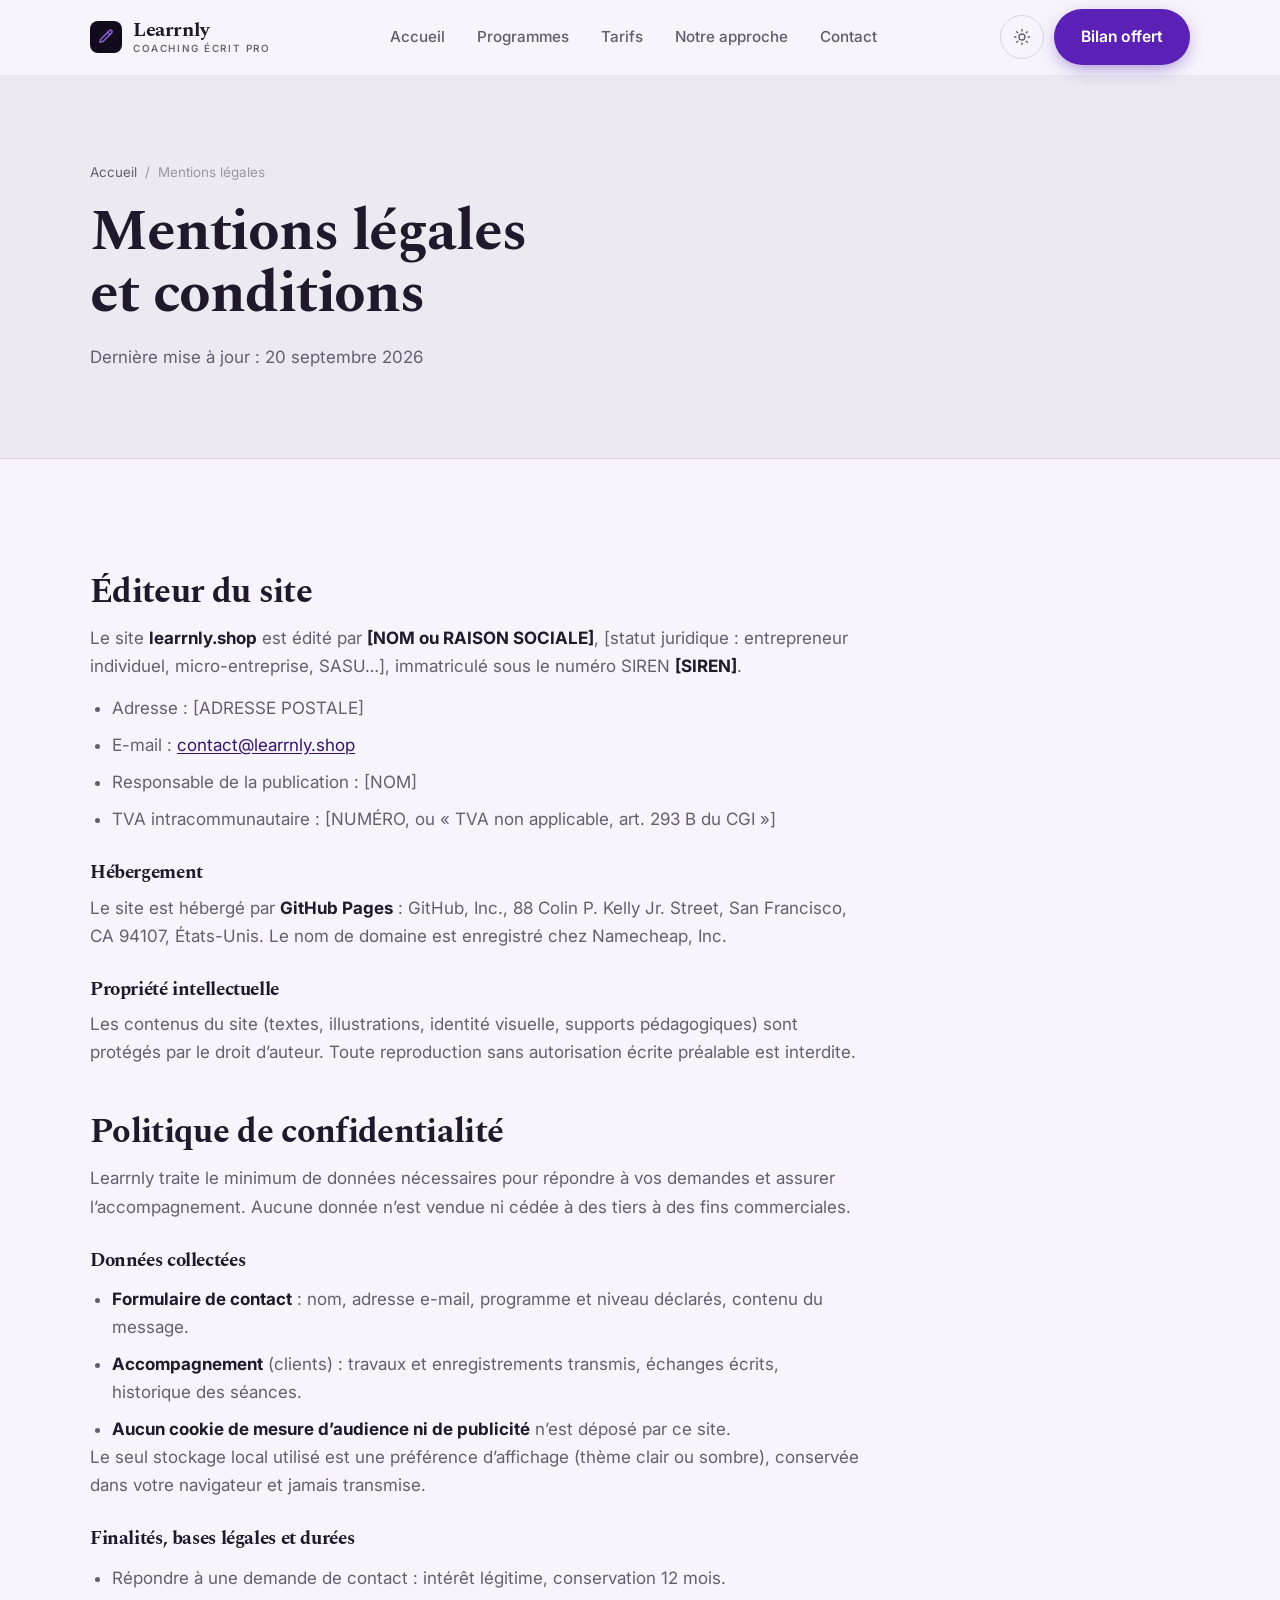
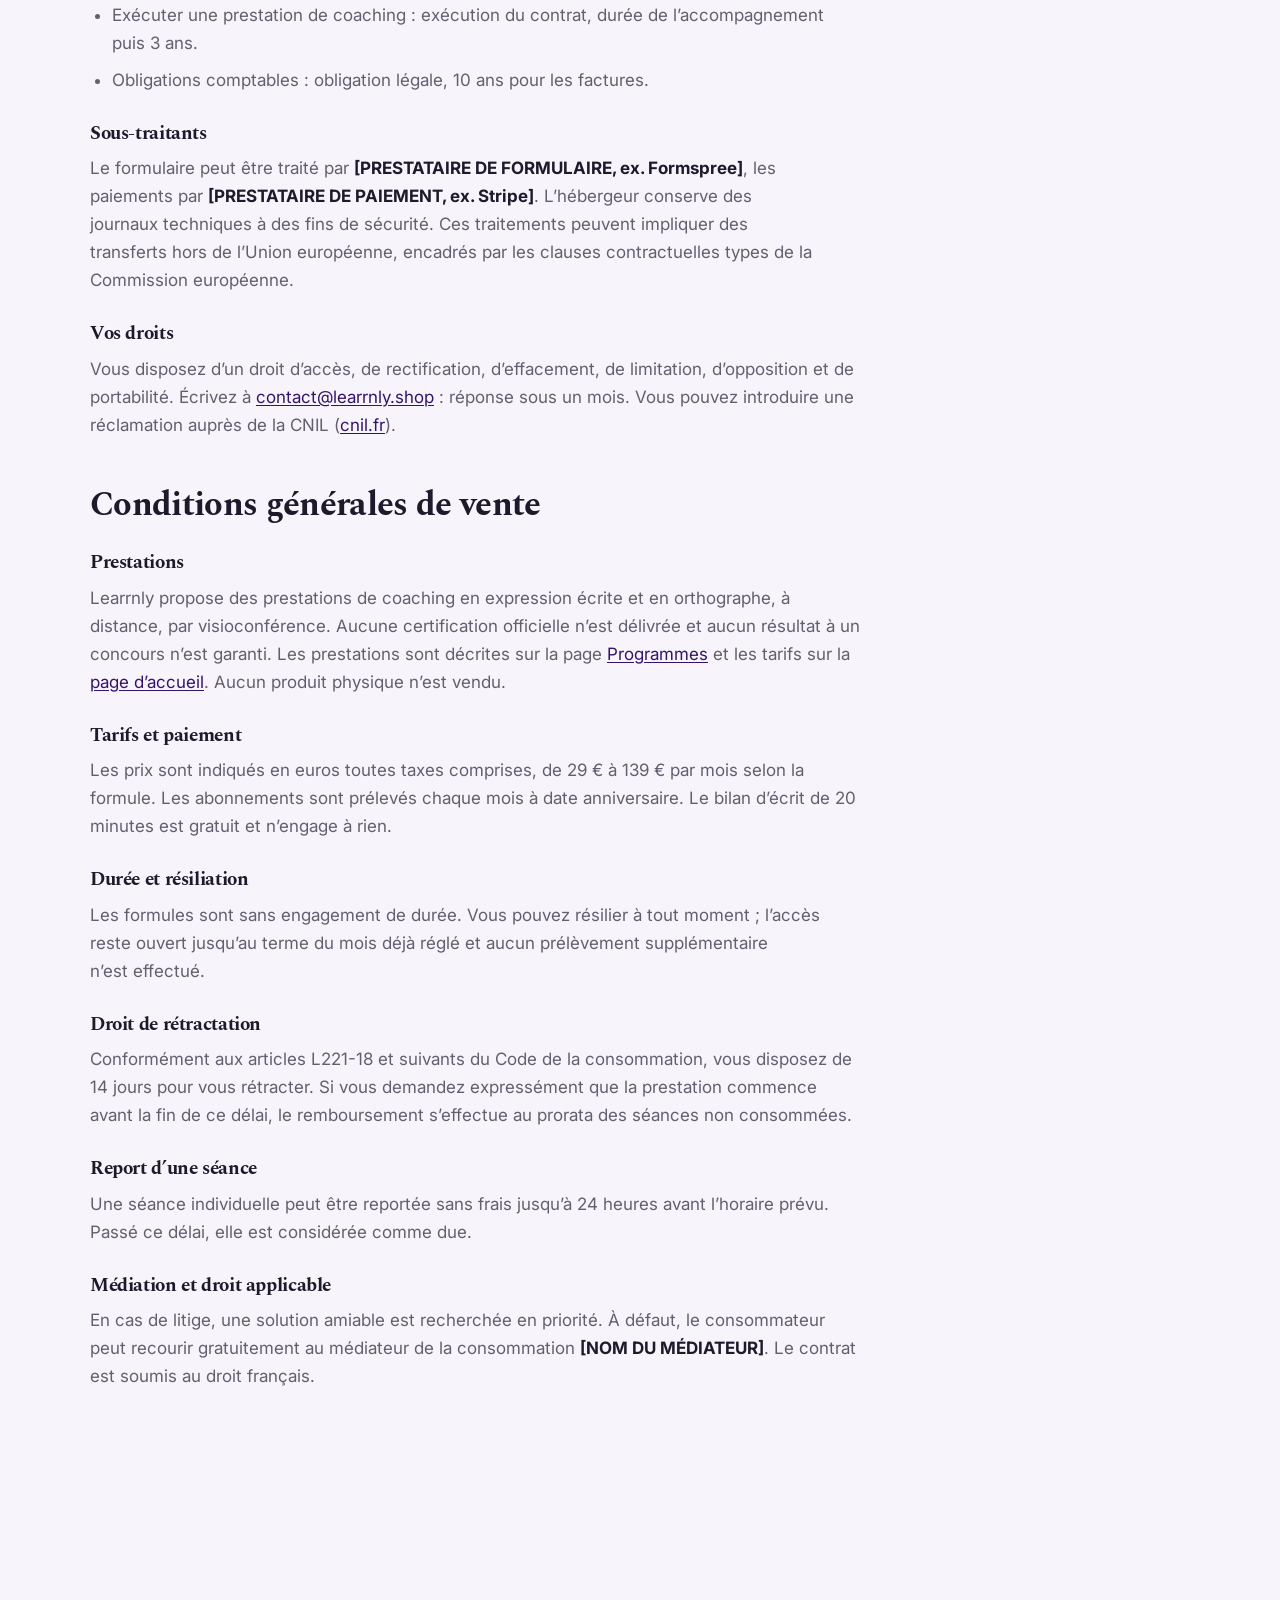
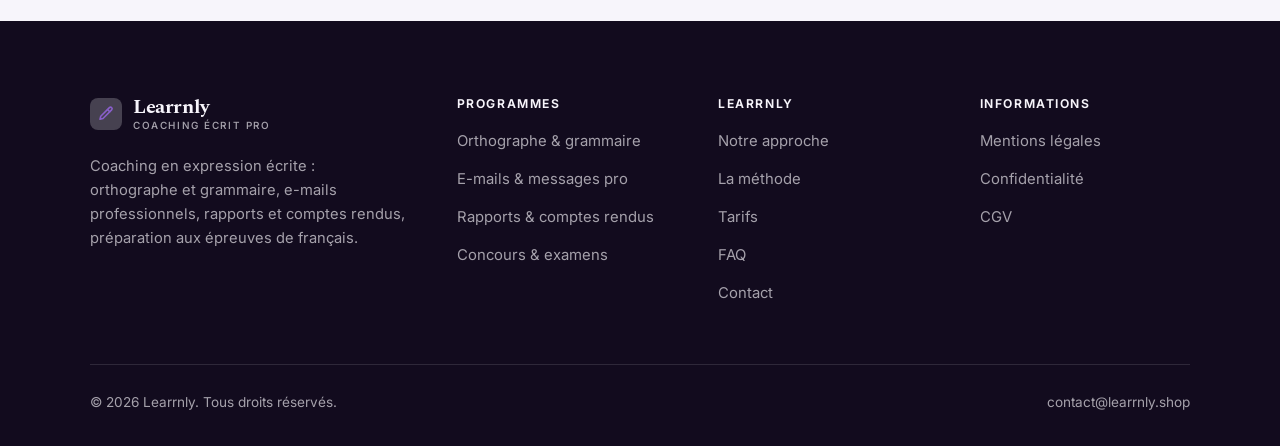
<file: mentions-legales.html>
<!DOCTYPE html>
<html lang="fr" class="no-js">
<head>
<meta charset="utf-8">
<meta name="viewport" content="width=device-width, initial-scale=1">
<title>Mentions légales, confidentialité et CGV — Learrnly</title>
<meta name="description" content="Mentions légales, politique de confidentialité et conditions générales de vente de Learrnly.">
<meta name="robots" content="noindex">

<meta property="og:type" content="website">
<meta property="og:url" content="https://learrnly.shop/mentions-legales.html">
<meta property="og:site_name" content="Learrnly">
<meta property="og:locale" content="fr_FR">
<meta property="og:title" content="Mentions légales, confidentialité et CGV — Learrnly">
<meta property="og:description" content="Mentions légales, politique de confidentialité et conditions générales de vente de Learrnly.">
<meta name="theme-color" content="#120b1e">

<link rel="icon" href="assets/img/favicon.svg" type="image/svg+xml">
<link rel="preconnect" href="https://fonts.googleapis.com">
<link rel="preconnect" href="https://fonts.gstatic.com" crossorigin>
<link rel="stylesheet" href="https://fonts.googleapis.com/css2?family=Spectral:wght@400..700&family=Inter:wght@400..700&display=swap">
<link rel="stylesheet" href="assets/css/style.css">

<!-- Thème appliqué avant le premier rendu (évite le flash) -->
<script>
document.documentElement.classList.remove('no-js');
(function(){try{var t=localStorage.getItem('site-theme');if(t){document.documentElement.setAttribute('data-theme',t);}}catch(e){}})();
</script>
</head>

<body>
<a class="skip-link" href="#main">Aller au contenu principal</a>

<header class="site-header">
  <nav class="wrap nav" aria-label="Navigation principale">
    <a class="brand" href="index.html">
      <svg class="brand__mark" viewBox="0 0 64 64" aria-hidden="true">
        <rect class="bm-bg" width="64" height="64" rx="16"/>
        <g class="bm-ic" transform="translate(14 14) scale(1.5)" fill="none" stroke-width="2.1" stroke-linecap="round" stroke-linejoin="round"><path d="M16.5 3.5a2.1 2.1 0 0 1 3 3L8 18l-4 1 1-4z"/><path d="M14 6l3 3"/></g>
      </svg>
      <span>Learrnly<span class="brand__sub">Coaching écrit pro</span></span>
    </a>

    <ul class="nav__links" id="nav-links">
      <li><a href="index.html">Accueil</a></li>
      <li><a href="programmes.html">Programmes</a></li>
      <li><a href="index.html#tarifs">Tarifs</a></li>
      <li><a href="a-propos.html">Notre approche</a></li>
      <li><a href="contact.html">Contact</a></li>
      <li><a class="btn btn--primary" href="contact.html">Bilan offert</a></li>
    </ul>

    <div class="nav__cta">
      <button class="theme-toggle" type="button" aria-label="Passer en thème sombre">
        <svg class="icon-sun" viewBox="0 0 24 24" fill="none" stroke="currentColor" stroke-width="1.8" stroke-linecap="round" aria-hidden="true"><circle cx="12" cy="12" r="4"/><path d="M12 2v2m0 16v2M2 12h2m16 0h2M4.9 4.9l1.4 1.4m11.4 11.4 1.4 1.4M19.1 4.9l-1.4 1.4M6.3 17.7l-1.4 1.4"/></svg>
        <svg class="icon-moon" viewBox="0 0 24 24" fill="none" stroke="currentColor" stroke-width="1.8" stroke-linecap="round" stroke-linejoin="round" aria-hidden="true"><path d="M21 12.8A9 9 0 1 1 11.2 3a7 7 0 0 0 9.8 9.8z"/></svg>
      </button>
      <a class="btn btn--primary" href="contact.html">Bilan offert</a>
      <button class="nav__toggle" type="button" aria-expanded="false" aria-controls="nav-links" aria-label="Ouvrir le menu">
        <svg class="icon-open" viewBox="0 0 24 24" fill="none" stroke="currentColor" stroke-width="2" stroke-linecap="round" aria-hidden="true"><path d="M3 6h18M3 12h18M3 18h18"/></svg>
        <svg class="icon-close" viewBox="0 0 24 24" fill="none" stroke="currentColor" stroke-width="2" stroke-linecap="round" aria-hidden="true"><path d="M6 6l12 12M18 6L6 18"/></svg>
      </button>
    </div>
  </nav>
</header>

<main id="main">

<section class="page-head">
  <div class="wrap">
    <nav class="breadcrumb" aria-label="Fil d'Ariane">
      <a href="index.html">Accueil</a><span>/</span><span aria-current="page">Mentions légales</span>
    </nav>
    <h1>Mentions légales et conditions</h1>
    <p>Dernière mise à jour : <time datetime="2026-09-20">20 septembre 2026</time></p>
  </div>
</section>

<section class="section wrap">
  <div class="prose">

    <!--
      À COMPLÉTER : ce document est un squelette, pas un conseil juridique.
      Remplacez chaque [CROCHET] par vos informations réelles. En France,
      l'identité de l'éditeur est obligatoire (art. 6-III LCEN).
    -->

    <h2 id="editeur">Éditeur du site</h2>
    <p>
      Le site <strong>learrnly.shop</strong> est édité par <strong>[NOM ou RAISON SOCIALE]</strong>,
      [statut juridique : entrepreneur individuel, micro-entreprise, SASU…],
      immatriculé sous le numéro SIREN <strong>[SIREN]</strong>.
    </p>
    <ul>
      <li>Adresse : [ADRESSE POSTALE]</li>
      <li>E-mail : <a href="mailto:contact@learrnly.shop">contact@learrnly.shop</a></li>
      <li>Responsable de la publication : [NOM]</li>
      <li>TVA intracommunautaire : [NUMÉRO, ou « TVA non applicable, art. 293 B du CGI »]</li>
    </ul>

    <h3>Hébergement</h3>
    <p>
      Le site est hébergé par <strong>GitHub Pages</strong> : GitHub, Inc., 88 Colin P. Kelly Jr. Street,
      San Francisco, CA 94107, États-Unis. Le nom de domaine est enregistré chez Namecheap, Inc.
    </p>

    <h3>Propriété intellectuelle</h3>
    <p>
      Les contenus du site (textes, illustrations, identité visuelle, supports pédagogiques) sont
      protégés par le droit d’auteur. Toute reproduction sans autorisation écrite préalable est interdite.
    </p>

    <h2 id="confidentialite">Politique de confidentialité</h2>
    <p>
      Learrnly traite le minimum de données nécessaires pour répondre à vos demandes et assurer
      l’accompagnement. Aucune donnée n’est vendue ni cédée à des tiers à des fins commerciales.
    </p>
    <h3>Données collectées</h3>
    <ul>
      <li><strong>Formulaire de contact</strong> : nom, adresse e-mail, programme et niveau déclarés, contenu du message.</li>
      <li><strong>Accompagnement</strong> (clients) : travaux et enregistrements transmis, échanges écrits, historique des séances.</li>
      <li><strong>Aucun cookie de mesure d’audience ni de publicité</strong> n’est déposé par ce site.</li>
    </ul>
    <p>
      Le seul stockage local utilisé est une préférence d’affichage (thème clair ou sombre), conservée
      dans votre navigateur et jamais transmise.
    </p>
    <h3>Finalités, bases légales et durées</h3>
    <ul>
      <li>Répondre à une demande de contact : intérêt légitime, conservation 12 mois.</li>
      <li>Exécuter une prestation de coaching : exécution du contrat, durée de l’accompagnement puis 3 ans.</li>
      <li>Obligations comptables : obligation légale, 10 ans pour les factures.</li>
    </ul>
    <h3>Sous-traitants</h3>
    <p>
      Le formulaire peut être traité par <strong>[PRESTATAIRE DE FORMULAIRE, ex. Formspree]</strong>, les paiements
      par <strong>[PRESTATAIRE DE PAIEMENT, ex. Stripe]</strong>. L’hébergeur conserve des journaux techniques à des
      fins de sécurité. Ces traitements peuvent impliquer des transferts hors de l’Union européenne, encadrés par
      les clauses contractuelles types de la Commission européenne.
    </p>
    <h3>Vos droits</h3>
    <p>
      Vous disposez d’un droit d’accès, de rectification, d’effacement, de limitation, d’opposition et de
      portabilité. Écrivez à <a href="mailto:contact@learrnly.shop">contact@learrnly.shop</a> : réponse sous un mois. Vous pouvez
      introduire une réclamation auprès de la CNIL (<a href="https://www.cnil.fr" rel="noopener" target="_blank">cnil.fr</a>).
    </p>

    <h2 id="cgv">Conditions générales de vente</h2>
    <h3>Prestations</h3>
    <p>
      Learrnly propose des prestations de coaching en expression écrite et en orthographe, à distance, par visioconférence. Aucune certification officielle n’est délivrée et aucun résultat à un concours n’est garanti. Les prestations sont décrites sur la page
      <a href="programmes.html">Programmes</a> et les tarifs sur la <a href="index.html#tarifs">page d’accueil</a>.
      Aucun produit physique n’est vendu.
    </p>
    <h3>Tarifs et paiement</h3>
    <p>
      Les prix sont indiqués en euros toutes taxes comprises, de 29 € à 139 € par mois
      selon la formule. Les abonnements sont prélevés chaque mois à date anniversaire. Le bilan d’écrit de 20 minutes est gratuit et n’engage à rien.
    </p>
    <h3>Durée et résiliation</h3>
    <p>
      Les formules sont sans engagement de durée. Vous pouvez résilier à tout moment ; l’accès reste ouvert
      jusqu’au terme du mois déjà réglé et aucun prélèvement supplémentaire n’est effectué.
    </p>
    <h3>Droit de rétractation</h3>
    <p>
      Conformément aux articles L221-18 et suivants du Code de la consommation, vous disposez de 14 jours pour
      vous rétracter. Si vous demandez expressément que la prestation commence avant la fin de ce délai, le
      remboursement s’effectue au prorata des séances non consommées.
    </p>
    <h3>Report d’une séance</h3>
    <p>
      Une séance individuelle peut être reportée sans frais jusqu’à 24 heures avant l’horaire prévu. Passé ce
      délai, elle est considérée comme due.
    </p>
    <h3>Médiation et droit applicable</h3>
    <p>
      En cas de litige, une solution amiable est recherchée en priorité. À défaut, le consommateur peut recourir
      gratuitement au médiateur de la consommation <strong>[NOM DU MÉDIATEUR]</strong>. Le contrat est soumis au droit français.
    </p>

  </div>
</section>

</main>

<footer class="site-footer">
  <div class="wrap">
    <div class="footer__grid">
      <div class="footer__brand">
        <a class="brand" href="index.html">
          <svg class="brand__mark" viewBox="0 0 64 64" aria-hidden="true">
        <rect class="bm-bg" width="64" height="64" rx="16"/>
        <g class="bm-ic" transform="translate(14 14) scale(1.5)" fill="none" stroke-width="2.1" stroke-linecap="round" stroke-linejoin="round"><path d="M16.5 3.5a2.1 2.1 0 0 1 3 3L8 18l-4 1 1-4z"/><path d="M14 6l3 3"/></g>
      </svg>
          <span>Learrnly<span class="brand__sub">Coaching écrit pro</span></span>
        </a>
        <p>Coaching en expression écrite : orthographe et grammaire, e-mails professionnels, rapports et comptes rendus, préparation aux épreuves de français.</p>
      </div>

      <div class="footer__col">
        <h4>Programmes</h4>
        <ul>
          <li><a href="programmes.html#orthographe">Orthographe &amp; grammaire</a></li>
          <li><a href="programmes.html#emails">E-mails &amp; messages pro</a></li>
          <li><a href="programmes.html#rapports">Rapports &amp; comptes rendus</a></li>
          <li><a href="programmes.html#concours">Concours &amp; examens</a></li>
        </ul>
      </div>

      <div class="footer__col">
        <h4>Learrnly</h4>
        <ul>
          <li><a href="a-propos.html">Notre approche</a></li>
          <li><a href="index.html#methode">La méthode</a></li>
          <li><a href="index.html#tarifs">Tarifs</a></li>
          <li><a href="index.html#faq">FAQ</a></li>
          <li><a href="contact.html">Contact</a></li>
        </ul>
      </div>

      <div class="footer__col">
        <h4>Informations</h4>
        <ul>
          <li><a href="mentions-legales.html">Mentions légales</a></li>
          <li><a href="mentions-legales.html#confidentialite">Confidentialité</a></li>
          <li><a href="mentions-legales.html#cgv">CGV</a></li>
        </ul>
      </div>
    </div>

    <div class="footer__bottom">
      <p>© <span data-year>2026</span> Learrnly. Tous droits réservés.</p>
      <p><a href="mailto:contact@learrnly.shop">contact@learrnly.shop</a></p>
    </div>
  </div>
</footer>

<script src="assets/js/main.js" defer></script>
</body>
</html>
</file>
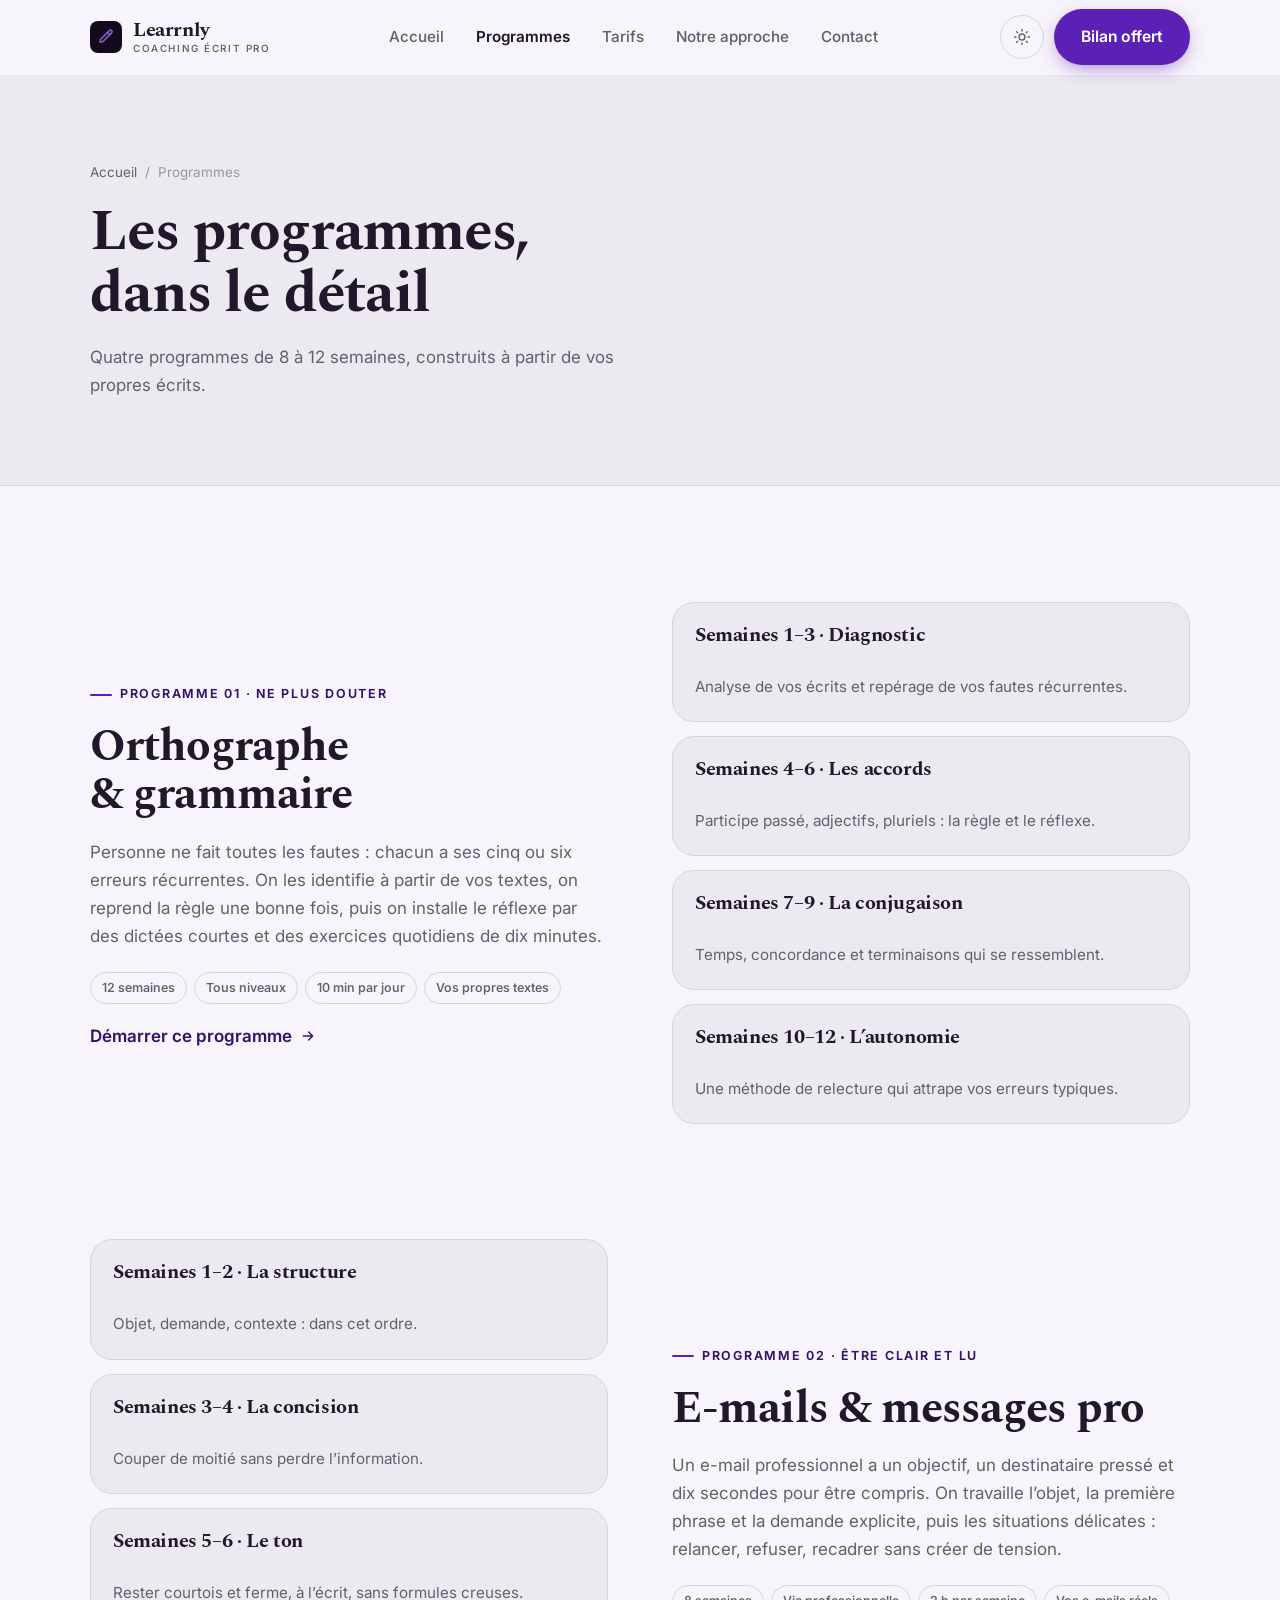
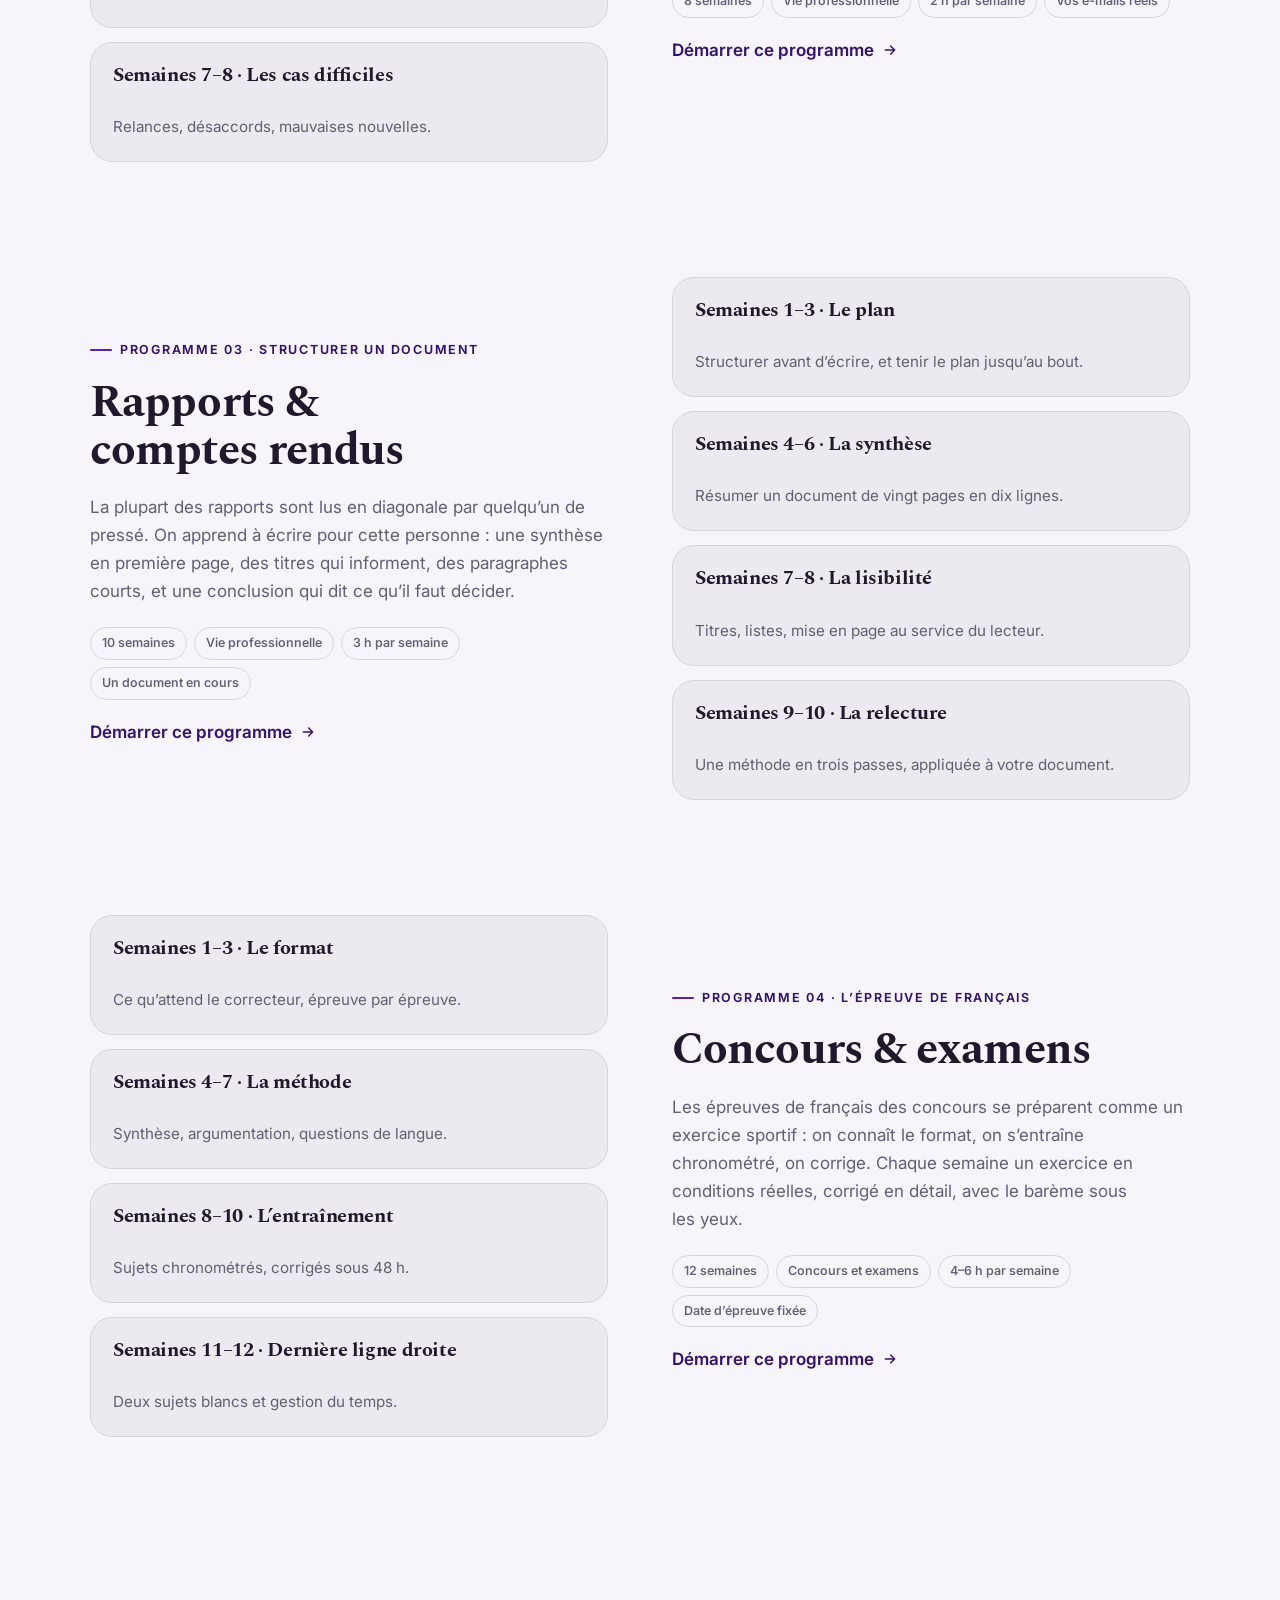
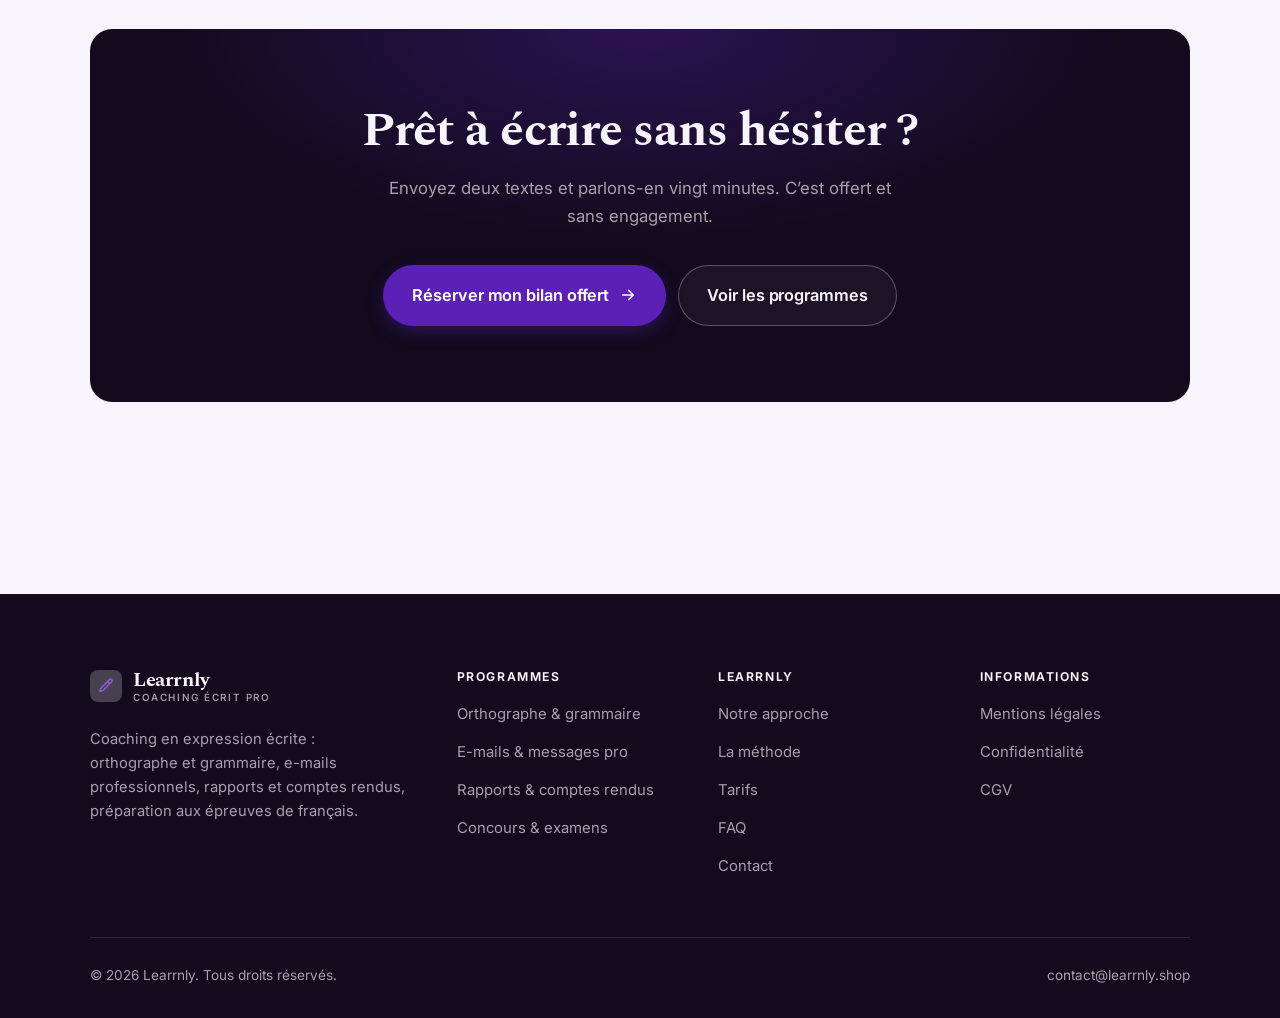
<file: programmes.html>
<!DOCTYPE html>
<html lang="fr" class="no-js">
<head>
<meta charset="utf-8">
<meta name="viewport" content="width=device-width, initial-scale=1">
<title>Programmes — Learrnly</title>
<meta name="description" content="Programmes de coaching en écrit : orthographe et grammaire, e-mails professionnels, rapports et comptes rendus, concours. Semaine par semaine.">
<link rel="canonical" href="https://learrnly.shop/programmes.html">

<meta property="og:type" content="website">
<meta property="og:url" content="https://learrnly.shop/programmes.html">
<meta property="og:site_name" content="Learrnly">
<meta property="og:locale" content="fr_FR">
<meta property="og:title" content="Programmes — Learrnly">
<meta property="og:description" content="Programmes de coaching en écrit : orthographe et grammaire, e-mails professionnels, rapports et comptes rendus, concours. Semaine par semaine.">
<meta name="theme-color" content="#120b1e">

<link rel="icon" href="assets/img/favicon.svg" type="image/svg+xml">
<link rel="preconnect" href="https://fonts.googleapis.com">
<link rel="preconnect" href="https://fonts.gstatic.com" crossorigin>
<link rel="stylesheet" href="https://fonts.googleapis.com/css2?family=Spectral:wght@400..700&family=Inter:wght@400..700&display=swap">
<link rel="stylesheet" href="assets/css/style.css">

<!-- Thème appliqué avant le premier rendu (évite le flash) -->
<script>
document.documentElement.classList.remove('no-js');
(function(){try{var t=localStorage.getItem('site-theme');if(t){document.documentElement.setAttribute('data-theme',t);}}catch(e){}})();
</script>
</head>

<body>
<a class="skip-link" href="#main">Aller au contenu principal</a>

<header class="site-header">
  <nav class="wrap nav" aria-label="Navigation principale">
    <a class="brand" href="index.html">
      <svg class="brand__mark" viewBox="0 0 64 64" aria-hidden="true">
        <rect class="bm-bg" width="64" height="64" rx="16"/>
        <g class="bm-ic" transform="translate(14 14) scale(1.5)" fill="none" stroke-width="2.1" stroke-linecap="round" stroke-linejoin="round"><path d="M16.5 3.5a2.1 2.1 0 0 1 3 3L8 18l-4 1 1-4z"/><path d="M14 6l3 3"/></g>
      </svg>
      <span>Learrnly<span class="brand__sub">Coaching écrit pro</span></span>
    </a>

    <ul class="nav__links" id="nav-links">
      <li><a href="index.html">Accueil</a></li>
      <li><a href="programmes.html" aria-current="page">Programmes</a></li>
      <li><a href="index.html#tarifs">Tarifs</a></li>
      <li><a href="a-propos.html">Notre approche</a></li>
      <li><a href="contact.html">Contact</a></li>
      <li><a class="btn btn--primary" href="contact.html">Bilan offert</a></li>
    </ul>

    <div class="nav__cta">
      <button class="theme-toggle" type="button" aria-label="Passer en thème sombre">
        <svg class="icon-sun" viewBox="0 0 24 24" fill="none" stroke="currentColor" stroke-width="1.8" stroke-linecap="round" aria-hidden="true"><circle cx="12" cy="12" r="4"/><path d="M12 2v2m0 16v2M2 12h2m16 0h2M4.9 4.9l1.4 1.4m11.4 11.4 1.4 1.4M19.1 4.9l-1.4 1.4M6.3 17.7l-1.4 1.4"/></svg>
        <svg class="icon-moon" viewBox="0 0 24 24" fill="none" stroke="currentColor" stroke-width="1.8" stroke-linecap="round" stroke-linejoin="round" aria-hidden="true"><path d="M21 12.8A9 9 0 1 1 11.2 3a7 7 0 0 0 9.8 9.8z"/></svg>
      </button>
      <a class="btn btn--primary" href="contact.html">Bilan offert</a>
      <button class="nav__toggle" type="button" aria-expanded="false" aria-controls="nav-links" aria-label="Ouvrir le menu">
        <svg class="icon-open" viewBox="0 0 24 24" fill="none" stroke="currentColor" stroke-width="2" stroke-linecap="round" aria-hidden="true"><path d="M3 6h18M3 12h18M3 18h18"/></svg>
        <svg class="icon-close" viewBox="0 0 24 24" fill="none" stroke="currentColor" stroke-width="2" stroke-linecap="round" aria-hidden="true"><path d="M6 6l12 12M18 6L6 18"/></svg>
      </button>
    </div>
  </nav>
</header>

<main id="main">

<section class="page-head">
  <div class="wrap">
    <nav class="breadcrumb" aria-label="Fil d’Ariane">
      <a href="index.html">Accueil</a><span>/</span><span aria-current="page">Programmes</span>
    </nav>
    <h1>Les programmes, dans le détail</h1>
    <p>Quatre programmes de 8 à 12 semaines, construits à partir de vos propres écrits.</p>
  </div>
</section>

<section class="section wrap" id="orthographe">
  <div class="split reveal">
    <div>
      <span class="eyebrow">Programme 01 · Ne plus douter</span>
      <h2>Orthographe &amp; grammaire</h2>
      <p>Personne ne fait toutes les fautes : chacun a ses cinq ou six erreurs récurrentes. On les identifie à partir de vos textes, on reprend la règle une bonne fois, puis on installe le réflexe par des dictées courtes et des exercices quotidiens de dix minutes.</p>
      <ul class="tags"><li>12 semaines</li><li>Tous niveaux</li><li>10 min par jour</li><li>Vos propres textes</li></ul>
      <p><a class="arrow-link" href="contact.html">Démarrer ce programme <svg viewBox="0 0 24 24" fill="none" stroke="currentColor" stroke-width="2.2" stroke-linecap="round" stroke-linejoin="round" aria-hidden="true"><path d="M5 12h14M13 6l6 6-6 6"/></svg></a></p>
    </div>
    <div class="grid grid--2 grid--tight">
      <article class="card card--sm">
        <h3>Semaines 1–3 · Diagnostic</h3>
        <p>Analyse de vos écrits et repérage de vos fautes récurrentes.</p>
      </article>
      <article class="card card--sm">
        <h3>Semaines 4–6 · Les accords</h3>
        <p>Participe passé, adjectifs, pluriels : la règle et le réflexe.</p>
      </article>
      <article class="card card--sm">
        <h3>Semaines 7–9 · La conjugaison</h3>
        <p>Temps, concordance et terminaisons qui se ressemblent.</p>
      </article>
      <article class="card card--sm">
        <h3>Semaines 10–12 · L’autonomie</h3>
        <p>Une méthode de relecture qui attrape vos erreurs typiques.</p>
      </article>
    </div>
  </div>
</section>

<section class="section section--flush wrap" id="emails">
  <div class="split reveal">
    <div class="grid grid--2 grid--tight">
      <article class="card card--sm">
        <h3>Semaines 1–2 · La structure</h3>
        <p>Objet, demande, contexte : dans cet ordre.</p>
      </article>
      <article class="card card--sm">
        <h3>Semaines 3–4 · La concision</h3>
        <p>Couper de moitié sans perdre l’information.</p>
      </article>
      <article class="card card--sm">
        <h3>Semaines 5–6 · Le ton</h3>
        <p>Rester courtois et ferme, à l’écrit, sans formules creuses.</p>
      </article>
      <article class="card card--sm">
        <h3>Semaines 7–8 · Les cas difficiles</h3>
        <p>Relances, désaccords, mauvaises nouvelles.</p>
      </article>
    </div>
    <div>
      <span class="eyebrow">Programme 02 · Être clair et lu</span>
      <h2>E-mails &amp; messages pro</h2>
      <p>Un e-mail professionnel a un objectif, un destinataire pressé et dix secondes pour être compris. On travaille l’objet, la première phrase et la demande explicite, puis les situations délicates : relancer, refuser, recadrer sans créer de tension.</p>
      <ul class="tags"><li>8 semaines</li><li>Vie professionnelle</li><li>2 h par semaine</li><li>Vos e-mails réels</li></ul>
      <p><a class="arrow-link" href="contact.html">Démarrer ce programme <svg viewBox="0 0 24 24" fill="none" stroke="currentColor" stroke-width="2.2" stroke-linecap="round" stroke-linejoin="round" aria-hidden="true"><path d="M5 12h14M13 6l6 6-6 6"/></svg></a></p>
    </div>
  </div>
</section>

<section class="section section--flush wrap" id="rapports">
  <div class="split reveal">
    <div>
      <span class="eyebrow">Programme 03 · Structurer un document</span>
      <h2>Rapports &amp; comptes rendus</h2>
      <p>La plupart des rapports sont lus en diagonale par quelqu’un de pressé. On apprend à écrire pour cette personne : une synthèse en première page, des titres qui informent, des paragraphes courts, et une conclusion qui dit ce qu’il faut décider.</p>
      <ul class="tags"><li>10 semaines</li><li>Vie professionnelle</li><li>3 h par semaine</li><li>Un document en cours</li></ul>
      <p><a class="arrow-link" href="contact.html">Démarrer ce programme <svg viewBox="0 0 24 24" fill="none" stroke="currentColor" stroke-width="2.2" stroke-linecap="round" stroke-linejoin="round" aria-hidden="true"><path d="M5 12h14M13 6l6 6-6 6"/></svg></a></p>
    </div>
    <div class="grid grid--2 grid--tight">
      <article class="card card--sm">
        <h3>Semaines 1–3 · Le plan</h3>
        <p>Structurer avant d’écrire, et tenir le plan jusqu’au bout.</p>
      </article>
      <article class="card card--sm">
        <h3>Semaines 4–6 · La synthèse</h3>
        <p>Résumer un document de vingt pages en dix lignes.</p>
      </article>
      <article class="card card--sm">
        <h3>Semaines 7–8 · La lisibilité</h3>
        <p>Titres, listes, mise en page au service du lecteur.</p>
      </article>
      <article class="card card--sm">
        <h3>Semaines 9–10 · La relecture</h3>
        <p>Une méthode en trois passes, appliquée à votre document.</p>
      </article>
    </div>
  </div>
</section>

<section class="section section--flush wrap" id="concours">
  <div class="split reveal">
    <div class="grid grid--2 grid--tight">
      <article class="card card--sm">
        <h3>Semaines 1–3 · Le format</h3>
        <p>Ce qu’attend le correcteur, épreuve par épreuve.</p>
      </article>
      <article class="card card--sm">
        <h3>Semaines 4–7 · La méthode</h3>
        <p>Synthèse, argumentation, questions de langue.</p>
      </article>
      <article class="card card--sm">
        <h3>Semaines 8–10 · L’entraînement</h3>
        <p>Sujets chronométrés, corrigés sous 48 h.</p>
      </article>
      <article class="card card--sm">
        <h3>Semaines 11–12 · Dernière ligne droite</h3>
        <p>Deux sujets blancs et gestion du temps.</p>
      </article>
    </div>
    <div>
      <span class="eyebrow">Programme 04 · L’épreuve de français</span>
      <h2>Concours &amp; examens</h2>
      <p>Les épreuves de français des concours se préparent comme un exercice sportif : on connaît le format, on s’entraîne chronométré, on corrige. Chaque semaine un exercice en conditions réelles, corrigé en détail, avec le barème sous les yeux.</p>
      <ul class="tags"><li>12 semaines</li><li>Concours et examens</li><li>4–6 h par semaine</li><li>Date d’épreuve fixée</li></ul>
      <p><a class="arrow-link" href="contact.html">Démarrer ce programme <svg viewBox="0 0 24 24" fill="none" stroke="currentColor" stroke-width="2.2" stroke-linecap="round" stroke-linejoin="round" aria-hidden="true"><path d="M5 12h14M13 6l6 6-6 6"/></svg></a></p>
    </div>
  </div>
</section>

<section class="wrap section--tight">
  <div class="cta-band reveal">
    <h2>Prêt à écrire sans hésiter ?</h2>
    <p>Envoyez deux textes et parlons-en vingt minutes. C’est offert et sans engagement.</p>
    <div class="hero__actions">
      <a class="btn btn--primary btn--lg" href="contact.html">Réserver mon bilan offert <svg viewBox="0 0 24 24" fill="none" stroke="currentColor" stroke-width="2.2" stroke-linecap="round" stroke-linejoin="round" aria-hidden="true"><path d="M5 12h14M13 6l6 6-6 6"/></svg></a>
      <a class="btn btn--on-dark btn--lg" href="programmes.html">Voir les programmes</a>
    </div>
  </div>
</section>

</main>

<footer class="site-footer">
  <div class="wrap">
    <div class="footer__grid">
      <div class="footer__brand">
        <a class="brand" href="index.html">
          <svg class="brand__mark" viewBox="0 0 64 64" aria-hidden="true">
        <rect class="bm-bg" width="64" height="64" rx="16"/>
        <g class="bm-ic" transform="translate(14 14) scale(1.5)" fill="none" stroke-width="2.1" stroke-linecap="round" stroke-linejoin="round"><path d="M16.5 3.5a2.1 2.1 0 0 1 3 3L8 18l-4 1 1-4z"/><path d="M14 6l3 3"/></g>
      </svg>
          <span>Learrnly<span class="brand__sub">Coaching écrit pro</span></span>
        </a>
        <p>Coaching en expression écrite : orthographe et grammaire, e-mails professionnels, rapports et comptes rendus, préparation aux épreuves de français.</p>
      </div>

      <div class="footer__col">
        <h4>Programmes</h4>
        <ul>
          <li><a href="programmes.html#orthographe">Orthographe &amp; grammaire</a></li>
          <li><a href="programmes.html#emails">E-mails &amp; messages pro</a></li>
          <li><a href="programmes.html#rapports">Rapports &amp; comptes rendus</a></li>
          <li><a href="programmes.html#concours">Concours &amp; examens</a></li>
        </ul>
      </div>

      <div class="footer__col">
        <h4>Learrnly</h4>
        <ul>
          <li><a href="a-propos.html">Notre approche</a></li>
          <li><a href="index.html#methode">La méthode</a></li>
          <li><a href="index.html#tarifs">Tarifs</a></li>
          <li><a href="index.html#faq">FAQ</a></li>
          <li><a href="contact.html">Contact</a></li>
        </ul>
      </div>

      <div class="footer__col">
        <h4>Informations</h4>
        <ul>
          <li><a href="mentions-legales.html">Mentions légales</a></li>
          <li><a href="mentions-legales.html#confidentialite">Confidentialité</a></li>
          <li><a href="mentions-legales.html#cgv">CGV</a></li>
        </ul>
      </div>
    </div>

    <div class="footer__bottom">
      <p>© <span data-year>2026</span> Learrnly. Tous droits réservés.</p>
      <p><a href="mailto:contact@learrnly.shop">contact@learrnly.shop</a></p>
    </div>
  </div>
</footer>

<script src="assets/js/main.js" defer></script>
</body>
</html>
</file>
<file: assets/css/style.css>
/* Learrnly — couleurs et polices de la marque.
   Modifier ces valeurs suffit à changer l'identité visuelle de tout le site. */
:root {
  --c-accent:    #5b21b6;
  --c-on-accent: #ffffff;
  --c-ink:       #120b1e;
  --c-paper:     #f7f5fb;

  --accent-ink-light: color-mix(in srgb, var(--c-accent) 58%, black);
  --accent-on-dark:   color-mix(in srgb, var(--c-accent) 72%, white);

  --font-display: "Spectral", Georgia, "Times New Roman", serif;
  --font-body: "Inter", system-ui, -apple-system, "Segoe UI", sans-serif;
  --display-weight: 700;
  --display-tracking: -.02em;
}

/* ==========================================================================
   Feuille de style commune aux sites de coaching
   Les couleurs de marque (--c-accent, --c-on-accent, --c-ink, --c-paper) et
   les polices sont définies juste au-dessus, par site. Tout le reste en dérive.
   ========================================================================== */

/* --------------------------------------------------------------------------
   1. Tokens dérivés
   -------------------------------------------------------------------------- */

:root {
  /* Thème clair */
  --paper:      var(--c-paper);
  --paper-2:    color-mix(in srgb, var(--c-paper) 95%, var(--c-ink));
  --paper-3:    color-mix(in srgb, var(--c-paper) 89%, var(--c-ink));
  --line:       color-mix(in srgb, var(--c-paper) 86%, var(--c-ink));
  --text:       color-mix(in srgb, var(--c-ink) 94%, var(--c-paper));
  --muted:      color-mix(in srgb, var(--c-ink) 64%, var(--c-paper));
  --accent:     var(--c-accent);
  --accent-600: color-mix(in srgb, var(--c-accent) 86%, black);
  --accent-ink: var(--accent-ink-light);
  --on-accent:  var(--c-on-accent);
  --ink:        var(--c-ink);
  --ink-soft:   color-mix(in srgb, var(--c-ink) 90%, white);
  --on-ink:     var(--c-paper);
  --on-ink-mut: color-mix(in srgb, var(--c-paper) 64%, var(--c-ink));
  --brand-bg:   var(--c-ink);

  /* Rayons */
  --r-sm: 8px;
  --r-md: 14px;
  --r-lg: 22px;
  --r-full: 999px;

  /* Ombres */
  --sh-1: 0 1px 2px rgba(0, 0, 0, .05), 0 2px 8px rgba(0, 0, 0, .04);
  --sh-2: 0 2px 4px rgba(0, 0, 0, .05), 0 12px 32px rgba(0, 0, 0, .09);
  --sh-3: 0 4px 8px rgba(0, 0, 0, .06), 0 24px 56px rgba(0, 0, 0, .14);

  /* Rythme */
  --gutter: clamp(16px, 4vw, 40px);
  --maxw: 1180px;
  --section-y: clamp(64px, 9vw, 124px);

  --ease: cubic-bezier(.22, .61, .36, 1);
}

/* Thème sombre — suit le système, sauf si l'utilisateur a choisi « clair » */
@media (prefers-color-scheme: dark) {
  :root:not([data-theme="light"]) {
    --paper:      var(--c-ink);
    --paper-2:    color-mix(in srgb, var(--c-ink) 92%, white);
    --paper-3:    color-mix(in srgb, var(--c-ink) 86%, white);
    --line:       color-mix(in srgb, var(--c-ink) 80%, white);
    --text:       color-mix(in srgb, var(--c-paper) 94%, var(--c-ink));
    --muted:      color-mix(in srgb, var(--c-paper) 66%, var(--c-ink));
    --accent-ink: var(--accent-on-dark);
    --ink:        color-mix(in srgb, var(--c-ink) 72%, black);
    --brand-bg:   color-mix(in srgb, var(--c-ink) 80%, white);
    --sh-1: 0 1px 2px rgba(0, 0, 0, .4), 0 2px 8px rgba(0, 0, 0, .3);
    --sh-2: 0 2px 4px rgba(0, 0, 0, .4), 0 12px 32px rgba(0, 0, 0, .45);
    --sh-3: 0 4px 8px rgba(0, 0, 0, .45), 0 24px 56px rgba(0, 0, 0, .55);
  }
}

/* Thème sombre — choix explicite */
:root[data-theme="dark"] {
  --paper:      var(--c-ink);
  --paper-2:    color-mix(in srgb, var(--c-ink) 92%, white);
  --paper-3:    color-mix(in srgb, var(--c-ink) 86%, white);
  --line:       color-mix(in srgb, var(--c-ink) 80%, white);
  --text:       color-mix(in srgb, var(--c-paper) 94%, var(--c-ink));
  --muted:      color-mix(in srgb, var(--c-paper) 66%, var(--c-ink));
  --accent-ink: var(--accent-on-dark);
  --ink:        color-mix(in srgb, var(--c-ink) 72%, black);
  --brand-bg:   color-mix(in srgb, var(--c-ink) 80%, white);
  --sh-1: 0 1px 2px rgba(0, 0, 0, .4), 0 2px 8px rgba(0, 0, 0, .3);
  --sh-2: 0 2px 4px rgba(0, 0, 0, .4), 0 12px 32px rgba(0, 0, 0, .45);
  --sh-3: 0 4px 8px rgba(0, 0, 0, .45), 0 24px 56px rgba(0, 0, 0, .55);
}

/* --------------------------------------------------------------------------
   2. Reset / base
   -------------------------------------------------------------------------- */

*, *::before, *::after { box-sizing: border-box; }

* { margin: 0; }

html {
  -webkit-text-size-adjust: 100%;
  scroll-behavior: smooth;
  scroll-padding-top: 88px;
}

body {
  background: var(--paper);
  color: var(--text);
  font-family: var(--font-body);
  font-size: 17px;
  line-height: 1.65;
  -webkit-font-smoothing: antialiased;
  text-rendering: optimizeLegibility;
  overflow-x: hidden;
}

img, svg, video { display: block; max-width: 100%; height: auto; }

a { color: inherit; text-decoration: none; }

button, input, textarea, select { font: inherit; color: inherit; }

h1, h2, h3, h4 {
  font-family: var(--font-display);
  font-weight: var(--display-weight);
  line-height: 1.08;
  letter-spacing: var(--display-tracking);
  text-wrap: balance;
}

p { text-wrap: pretty; }

:focus-visible {
  outline: 3px solid var(--accent);
  outline-offset: 3px;
  border-radius: 4px;
}

::selection { background: var(--accent); color: var(--on-accent); }

/* --------------------------------------------------------------------------
   3. Utilitaires de mise en page
   -------------------------------------------------------------------------- */

.wrap {
  width: 100%;
  max-width: var(--maxw);
  margin-inline: auto;
  padding-inline: var(--gutter);
}

.section { padding-block: var(--section-y); }
.section--flush { padding-top: 0; }
.section--tight { padding-block: clamp(48px, 6vw, 80px); }

.skip-link {
  position: absolute;
  left: 12px;
  top: -100px;
  z-index: 200;
  background: var(--accent);
  color: var(--on-accent);
  padding: 12px 20px;
  border-radius: var(--r-sm);
  font-weight: 600;
  transition: top .2s var(--ease);
}
.skip-link:focus { top: 12px; }

.eyebrow {
  display: inline-flex;
  align-items: center;
  gap: 8px;
  font-size: .78rem;
  font-weight: 650;
  letter-spacing: .14em;
  text-transform: uppercase;
  color: var(--accent-ink);
  margin-bottom: 18px;
}
.eyebrow::before {
  content: "";
  width: 22px;
  height: 2px;
  background: var(--accent);
  border-radius: 2px;
}

.section-head { max-width: 62ch; margin-bottom: clamp(36px, 5vw, 60px); }
.section-head h2 { font-size: clamp(2rem, 4.4vw, 3.1rem); }
.section-head p {
  margin-top: 18px;
  color: var(--muted);
  font-size: clamp(1rem, 1.6vw, 1.12rem);
  max-width: 58ch;
}

.section-head--center { margin-inline: auto; text-align: center; }
.section-head--center .eyebrow { justify-content: center; }
.section-head--center p { margin-inline: auto; }

/* --------------------------------------------------------------------------
   4. Boutons
   -------------------------------------------------------------------------- */

.btn {
  display: inline-flex;
  align-items: center;
  justify-content: center;
  gap: 10px;
  padding: 14px 26px;
  border: 1px solid transparent;
  border-radius: var(--r-full);
  font-weight: 620;
  font-size: .98rem;
  letter-spacing: -.005em;
  cursor: pointer;
  white-space: nowrap;
  transition: transform .18s var(--ease), background-color .18s var(--ease),
              border-color .18s var(--ease), box-shadow .18s var(--ease), color .18s var(--ease);
}
.btn:hover { transform: translateY(-2px); }
.btn:active { transform: translateY(0); }

.btn--primary {
  background: var(--accent);
  color: var(--on-accent);
  box-shadow: 0 6px 20px -6px color-mix(in srgb, var(--c-accent) 65%, transparent);
}
.btn--primary:hover {
  background: var(--accent-600);
  box-shadow: 0 12px 28px -8px color-mix(in srgb, var(--c-accent) 70%, transparent);
}

.btn--ghost {
  border-color: var(--line);
  background: transparent;
  color: var(--text);
}
.btn--ghost:hover { border-color: var(--accent); color: var(--accent-ink); }

.btn--on-dark {
  border-color: color-mix(in srgb, var(--c-paper) 28%, transparent);
  color: var(--on-ink);
  background: color-mix(in srgb, var(--c-paper) 4%, transparent);
}
.btn--on-dark:hover {
  border-color: color-mix(in srgb, var(--c-paper) 60%, transparent);
  background: color-mix(in srgb, var(--c-paper) 10%, transparent);
}

.btn--lg { padding: 16px 28px; font-size: 1.02rem; }
.btn--block { width: 100%; }

.btn svg { width: 18px; height: 18px; flex: none; }

@media (max-width: 420px) {
  .btn--lg { padding: 15px 22px; font-size: 1rem; white-space: normal; text-align: center; }
}

/* Lien fléché */
.arrow-link {
  display: inline-flex;
  align-items: center;
  gap: 8px;
  font-weight: 620;
  color: var(--accent-ink);
}
.arrow-link svg { width: 16px; height: 16px; transition: transform .18s var(--ease); }
.arrow-link:hover svg { transform: translateX(4px); }

/* --------------------------------------------------------------------------
   5. En-tête / navigation
   -------------------------------------------------------------------------- */

.site-header {
  position: sticky;
  top: 0;
  z-index: 100;
  background: color-mix(in srgb, var(--paper) 82%, transparent);
  backdrop-filter: saturate(180%) blur(14px);
  -webkit-backdrop-filter: saturate(180%) blur(14px);
  border-bottom: 1px solid transparent;
  transition: border-color .25s var(--ease), background-color .25s var(--ease);
}
.site-header.is-stuck {
  border-bottom-color: var(--line);
  background: color-mix(in srgb, var(--paper) 94%, transparent);
}

.nav {
  display: flex;
  align-items: center;
  justify-content: space-between;
  gap: 24px;
  height: 74px;
}

.brand {
  display: inline-flex;
  align-items: center;
  gap: 11px;
  font-family: var(--font-display);
  font-weight: var(--display-weight);
  font-size: 1.24rem;
  letter-spacing: var(--display-tracking);
  flex: none;
  line-height: 1.1;
}
.brand__mark { width: 32px; height: 32px; flex: none; }
.brand__mark .bm-bg { fill: var(--brand-bg); }
.brand__mark .bm-ic { stroke: var(--accent-on-dark); color: var(--accent-on-dark); }
.brand__sub {
  display: block;
  font-family: var(--font-body);
  font-size: .62rem;
  font-weight: 550;
  letter-spacing: .16em;
  text-transform: uppercase;
  color: var(--muted);
  margin-top: 1px;
}

.nav__links {
  display: flex;
  align-items: center;
  gap: 4px;
  list-style: none;
  padding: 0;
}
.nav__links a {
  display: block;
  padding: 9px 14px;
  border-radius: var(--r-full);
  font-size: .95rem;
  font-weight: 520;
  color: var(--muted);
  transition: color .16s var(--ease), background-color .16s var(--ease);
}
.nav__links a:hover { color: var(--text); background: var(--paper-2); }
.nav__links a[aria-current="page"] { color: var(--text); font-weight: 620; }
.nav__links .btn { display: none; }

.nav__cta { display: flex; align-items: center; gap: 10px; flex: none; }

.nav__toggle {
  display: none;
  width: 44px;
  height: 44px;
  align-items: center;
  justify-content: center;
  background: transparent;
  border: 1px solid var(--line);
  border-radius: var(--r-full);
  cursor: pointer;
}
.nav__toggle svg { width: 20px; height: 20px; }
.nav__toggle .icon-close { display: none; }
.nav__toggle[aria-expanded="true"] .icon-open { display: none; }
.nav__toggle[aria-expanded="true"] .icon-close { display: block; }

@media (max-width: 900px) {
  .nav__links, .nav__cta .btn { display: none; }
  .nav__toggle { display: inline-flex; }

  .nav__links {
    position: fixed;
    inset: 74px 0 auto;
    flex-direction: column;
    align-items: stretch;
    gap: 2px;
    padding: 20px var(--gutter) 32px;
    background: var(--paper);
    border-bottom: 1px solid var(--line);
    box-shadow: var(--sh-2);
  }
  .nav__links.is-open { display: flex; }
  .nav__links a { padding: 14px 4px; font-size: 1.1rem; border-radius: var(--r-sm); }
  .nav__links a.btn { display: inline-flex; margin-top: 14px; padding: 14px 26px; color: var(--on-accent); }
}

@media (max-width: 380px) {
  .brand__sub { display: none; }
}

/* Bouton de thème */
.theme-toggle {
  width: 44px;
  height: 44px;
  display: inline-flex;
  align-items: center;
  justify-content: center;
  background: transparent;
  border: 1px solid var(--line);
  border-radius: var(--r-full);
  cursor: pointer;
  color: var(--muted);
  transition: color .16s var(--ease), border-color .16s var(--ease);
}
.theme-toggle:hover { color: var(--text); border-color: var(--accent); }
.theme-toggle svg { width: 18px; height: 18px; }
.theme-toggle .icon-moon { display: none; }
:root[data-theme="dark"] .theme-toggle .icon-sun { display: none; }
:root[data-theme="dark"] .theme-toggle .icon-moon { display: block; }
@media (prefers-color-scheme: dark) {
  :root:not([data-theme="light"]) .theme-toggle .icon-sun { display: none; }
  :root:not([data-theme="light"]) .theme-toggle .icon-moon { display: block; }
}

/* --------------------------------------------------------------------------
   6. Hero
   -------------------------------------------------------------------------- */

.hero {
  position: relative;
  background: var(--ink);
  color: var(--on-ink);
  overflow: hidden;
  isolation: isolate;
}

/* Halo de couleur + grain léger */
.hero::before {
  content: "";
  position: absolute;
  inset: -30% -10% auto;
  height: 130%;
  background:
    radial-gradient(60% 55% at 78% 18%, color-mix(in srgb, var(--c-accent) 34%, transparent), transparent 62%),
    radial-gradient(48% 44% at 12% 88%, color-mix(in srgb, var(--c-accent) 16%, transparent), transparent 66%);
  z-index: -2;
  pointer-events: none;
}
.hero::after {
  content: "";
  position: absolute;
  inset: 0;
  background-image: url("data:image/svg+xml,%3Csvg xmlns='http://www.w3.org/2000/svg' width='160' height='160'%3E%3Cfilter id='n'%3E%3CfeTurbulence type='fractalNoise' baseFrequency='.85' numOctaves='3'/%3E%3C/filter%3E%3Crect width='160' height='160' filter='url(%23n)' opacity='.28'/%3E%3C/svg%3E");
  opacity: .45;
  mix-blend-mode: overlay;
  z-index: -1;
  pointer-events: none;
}

.hero__inner {
  display: grid;
  grid-template-columns: minmax(0, 1.05fr) minmax(0, .95fr);
  align-items: center;
  gap: clamp(32px, 5vw, 72px);
  padding-block: clamp(56px, 8vw, 110px);
}

.hero h1 {
  font-size: clamp(2.5rem, 6vw, 4.6rem);
  letter-spacing: calc(var(--display-tracking) * 1.4);
}
.hero h1 em {
  font-style: normal;
  color: var(--accent-on-dark);
  text-decoration: underline;
  text-decoration-color: color-mix(in srgb, var(--c-accent) 45%, transparent);
  text-decoration-thickness: .1em;
  text-underline-offset: .14em;
  text-decoration-skip-ink: none;
}

.hero__lede {
  margin-top: 22px;
  font-size: clamp(1.04rem, 1.9vw, 1.2rem);
  color: var(--on-ink-mut);
  max-width: 50ch;
}

.hero__actions {
  display: flex;
  flex-wrap: wrap;
  gap: 12px;
  margin-top: 34px;
}

.hero__eyebrow { color: var(--accent-on-dark); }
.hero__eyebrow::before { background: var(--accent-on-dark); }

/* Faits sur l'offre */
.hero__proof {
  display: grid;
  grid-template-columns: repeat(4, minmax(0, 1fr));
  gap: clamp(18px, 3vw, 32px);
  margin-top: 44px;
  padding: 26px 0 0;
  border-top: 1px solid color-mix(in srgb, var(--c-paper) 14%, transparent);
  list-style: none;
}
.stat__num {
  display: block;
  font-family: var(--font-display);
  font-size: clamp(1.5rem, 2.6vw, 2.05rem);
  font-weight: var(--display-weight);
  line-height: 1;
  letter-spacing: var(--display-tracking);
  white-space: nowrap;
}
.stat__label {
  display: block;
  margin-top: 7px;
  font-size: .82rem;
  line-height: 1.4;
  color: var(--on-ink-mut);
}

.hero__art svg { width: 100%; height: auto; border-radius: var(--r-lg); box-shadow: var(--sh-3); }

@media (max-width: 880px) {
  .hero__inner { grid-template-columns: 1fr; }
  .hero__art { order: -1; max-width: 560px; }
}
@media (max-width: 540px) {
  .hero__proof { grid-template-columns: repeat(2, minmax(0, 1fr)); }
}

/* --------------------------------------------------------------------------
   7. Bandeau défilant
   -------------------------------------------------------------------------- */

.marquee {
  background: var(--ink-soft);
  color: var(--on-ink-mut);
  border-top: 1px solid color-mix(in srgb, var(--c-paper) 8%, transparent);
  padding-block: 18px;
  overflow: hidden;
  white-space: nowrap;
  mask-image: linear-gradient(90deg, transparent, #000 8%, #000 92%, transparent);
  -webkit-mask-image: linear-gradient(90deg, transparent, #000 8%, #000 92%, transparent);
}
.marquee__track {
  display: inline-flex;
  gap: 42px;
  align-items: center;
  animation: marquee 38s linear infinite;
  font-size: .86rem;
  letter-spacing: .12em;
  text-transform: uppercase;
  font-weight: 560;
}
.marquee__track span { display: inline-flex; align-items: center; gap: 42px; }
.marquee__track span::after {
  content: "";
  width: 5px; height: 5px;
  border-radius: 50%;
  background: var(--accent);
  opacity: .8;
}
@keyframes marquee { to { transform: translateX(-50%); } }

/* --------------------------------------------------------------------------
   8. Grilles de cartes
   -------------------------------------------------------------------------- */

.grid {
  display: grid;
  gap: clamp(16px, 2.2vw, 26px);
}
.grid--2 { grid-template-columns: repeat(auto-fit, minmax(min(100%, 260px), 1fr)); }
.grid--3 { grid-template-columns: repeat(auto-fit, minmax(min(100%, 270px), 1fr)); }
.grid--4 { grid-template-columns: repeat(auto-fit, minmax(min(100%, 230px), 1fr)); }
.grid--tight { gap: 14px; }

.card {
  position: relative;
  display: flex;
  flex-direction: column;
  padding: 28px;
  background: var(--paper-2);
  border: 1px solid var(--line);
  border-radius: var(--r-lg);
  transition: transform .22s var(--ease), box-shadow .22s var(--ease), border-color .22s var(--ease);
}
a.card:hover, .card--lift:hover {
  transform: translateY(-5px);
  box-shadow: var(--sh-2);
  border-color: color-mix(in srgb, var(--c-accent) 45%, var(--line));
}
.card--sm { padding: 22px; }
.card--sm h3 { font-size: 1rem; }
.card__icon {
  width: 52px;
  height: 52px;
  display: grid;
  place-items: center;
  border-radius: var(--r-md);
  background: color-mix(in srgb, var(--c-accent) 15%, transparent);
  color: var(--accent-ink);
  margin-bottom: 20px;
}
.card__icon svg { width: 26px; height: 26px; }
.card h3 { font-size: 1.22rem; margin-bottom: 10px; }
.card p { color: var(--muted); font-size: .95rem; }
.card .arrow-link { margin-top: auto; padding-top: 18px; font-size: .92rem; }

.tags {
  list-style: none;
  padding: 0;
  margin: 18px 0 0;
  display: flex;
  flex-wrap: wrap;
  gap: 7px;
}
.tags li {
  font-size: .78rem;
  font-weight: 560;
  padding: 5px 11px;
  border-radius: var(--r-full);
  background: var(--paper);
  border: 1px solid var(--line);
  color: var(--muted);
}

/* --------------------------------------------------------------------------
   9. Méthode (étapes)
   -------------------------------------------------------------------------- */

.steps { counter-reset: step; }
.step {
  position: relative;
  padding: 30px 26px 26px;
  background: var(--paper);
  border: 1px solid var(--line);
  border-radius: var(--r-lg);
}
.step::before {
  counter-increment: step;
  content: "0" counter(step);
  display: block;
  font-family: var(--font-display);
  font-size: 2.6rem;
  font-weight: var(--display-weight);
  line-height: 1;
  letter-spacing: var(--display-tracking);
  color: color-mix(in srgb, var(--c-accent) 55%, var(--paper));
  margin-bottom: 16px;
}
.step h3 { font-size: 1.12rem; margin-bottom: 9px; }
.step p { color: var(--muted); font-size: .93rem; }

/* --------------------------------------------------------------------------
   10. Tarifs
   -------------------------------------------------------------------------- */

.plans { align-items: start; }

.plan {
  display: flex;
  flex-direction: column;
  padding: 32px 28px;
  background: var(--paper);
  border: 1px solid var(--line);
  border-radius: var(--r-lg);
  height: 100%;
  position: relative;
}
.plan--featured {
  background: var(--ink);
  color: var(--on-ink);
  border-color: var(--ink);
  box-shadow: var(--sh-3);
}
.plan--featured .plan__desc,
.plan--featured .plan__period,
.plan--featured .plan__features li { color: var(--on-ink-mut); }
.plan--featured .plan__features li::before { color: var(--accent-on-dark); }

.plan__tag {
  position: absolute;
  top: 18px;
  right: 18px;
  font-size: .7rem;
  font-weight: 680;
  letter-spacing: .1em;
  text-transform: uppercase;
  padding: 5px 12px;
  border-radius: var(--r-full);
  background: var(--accent);
  color: var(--on-accent);
}

.plan h3 { font-size: 1.3rem; }
.plan--featured h3 { padding-right: 120px; }
.plan__desc { margin-top: 8px; color: var(--muted); font-size: .92rem; min-height: 2.8em; }

.plan__price {
  display: flex;
  align-items: baseline;
  gap: 6px;
  margin: 22px 0 4px;
  font-family: var(--font-display);
  font-size: clamp(2.2rem, 4vw, 2.9rem);
  font-weight: var(--display-weight);
  letter-spacing: var(--display-tracking);
  line-height: 1;
}
.plan__period { font-family: var(--font-body); font-size: .9rem; font-weight: 450; color: var(--muted); letter-spacing: 0; }

.plan__features {
  list-style: none;
  padding: 0;
  margin: 24px 0 28px;
  display: grid;
  gap: 11px;
  flex: 1;
}
.plan__features li {
  display: grid;
  grid-template-columns: 20px 1fr;
  gap: 10px;
  font-size: .93rem;
  color: var(--muted);
  align-items: start;
}
.plan__features li::before {
  content: "✓";
  color: var(--accent-ink);
  font-weight: 700;
  line-height: 1.5;
}

.plans-note { text-align: center; margin-top: 26px; font-size: .88rem; color: var(--muted); }

/* --------------------------------------------------------------------------
   11. Bloc split (texte + illustration)
   -------------------------------------------------------------------------- */

.split {
  display: grid;
  grid-template-columns: repeat(auto-fit, minmax(min(100%, 340px), 1fr));
  gap: clamp(32px, 5vw, 68px);
  align-items: center;
}
.split--top { align-items: start; }
.split__art svg { width: 100%; border-radius: var(--r-lg); box-shadow: var(--sh-2); }
.split h2 { font-size: clamp(1.9rem, 4vw, 2.8rem); }
.split p { margin-top: 18px; color: var(--muted); }
.split .tags { margin-top: 22px; }

/* --------------------------------------------------------------------------
   12. FAQ
   -------------------------------------------------------------------------- */

.faq { max-width: 780px; margin-inline: auto; }
.faq details {
  border-bottom: 1px solid var(--line);
  padding: 4px 0;
}
.faq summary {
  display: flex;
  align-items: center;
  justify-content: space-between;
  gap: 20px;
  padding: 22px 4px;
  cursor: pointer;
  list-style: none;
  font-family: var(--font-display);
  font-size: 1.08rem;
  font-weight: var(--display-weight);
  letter-spacing: var(--display-tracking);
}
.faq summary::-webkit-details-marker { display: none; }
.faq summary::after {
  content: "";
  flex: none;
  width: 13px;
  height: 13px;
  border-right: 2px solid var(--muted);
  border-bottom: 2px solid var(--muted);
  transform: rotate(45deg) translate(-3px, -3px);
  transition: transform .2s var(--ease), border-color .2s var(--ease);
}
.faq details[open] summary::after {
  transform: rotate(225deg) translate(-3px, -3px);
  border-color: var(--accent);
}
.faq details p { padding: 0 4px 24px; color: var(--muted); max-width: 66ch; }

/* --------------------------------------------------------------------------
   13. Bandeau d'appel à l'action
   -------------------------------------------------------------------------- */

.cta-band {
  position: relative;
  background: var(--ink);
  color: var(--on-ink);
  border-radius: var(--r-lg);
  padding: clamp(40px, 6vw, 76px) clamp(24px, 5vw, 64px);
  overflow: hidden;
  isolation: isolate;
  text-align: center;
}
.cta-band::before {
  content: "";
  position: absolute;
  inset: 0;
  background: radial-gradient(70% 90% at 50% 0%, color-mix(in srgb, var(--c-accent) 34%, transparent), transparent 62%);
  z-index: -1;
}
.cta-band h2 { font-size: clamp(1.9rem, 4.4vw, 3rem); }
.cta-band p {
  margin: 18px auto 0;
  max-width: 52ch;
  color: var(--on-ink-mut);
  font-size: 1.05rem;
}
.cta-band .hero__actions { justify-content: center; }

/* --------------------------------------------------------------------------
   14. Formulaire
   -------------------------------------------------------------------------- */

.form-layout {
  display: grid;
  grid-template-columns: minmax(0, 1fr) minmax(0, 420px);
  gap: clamp(32px, 5vw, 64px);
  align-items: start;
}
@media (max-width: 880px) { .form-layout { grid-template-columns: 1fr; } }

.form {
  display: grid;
  gap: 18px;
  padding: clamp(22px, 3.5vw, 36px);
  background: var(--paper-2);
  border: 1px solid var(--line);
  border-radius: var(--r-lg);
}
.form__row { display: grid; grid-template-columns: repeat(auto-fit, minmax(min(100%, 200px), 1fr)); gap: 18px; }

.field { display: grid; gap: 7px; }
.field label { font-size: .88rem; font-weight: 600; }
.field label .req { color: var(--accent-ink); }
.field input, .field textarea, .field select {
  width: 100%;
  padding: 13px 15px;
  background: var(--paper);
  border: 1px solid var(--line);
  border-radius: var(--r-md);
  font-size: .97rem;
  transition: border-color .16s var(--ease), box-shadow .16s var(--ease);
}
.field input:focus, .field textarea:focus, .field select:focus {
  outline: none;
  border-color: var(--accent);
  box-shadow: 0 0 0 3px color-mix(in srgb, var(--c-accent) 24%, transparent);
}
.field textarea { resize: vertical; min-height: 130px; }
.field__hint { font-size: .8rem; color: var(--muted); }

.form__status { font-size: .9rem; font-weight: 600; min-height: 1.4em; }
.form__note { font-size: .82rem; color: var(--muted); }
.form__note a { color: var(--accent-ink); text-decoration: underline; text-underline-offset: 2px; }

.contact-aside { display: grid; gap: 14px; }
.contact-card {
  display: flex;
  gap: 14px;
  padding: 20px 22px;
  background: var(--paper);
  border: 1px solid var(--line);
  border-radius: var(--r-md);
}
.contact-card--soft { background: var(--paper-2); }
.contact-card svg { width: 22px; height: 22px; flex: none; color: var(--accent-ink); margin-top: 3px; }
.contact-card b { display: block; font-size: .95rem; font-weight: 620; }
.contact-card span, .contact-card a { display: block; font-size: .9rem; color: var(--muted); }
.contact-card a:hover { color: var(--accent-ink); }

/* --------------------------------------------------------------------------
   15. Page interne — en-tête
   -------------------------------------------------------------------------- */

.page-head {
  background: var(--paper-2);
  border-bottom: 1px solid var(--line);
  padding-block: clamp(48px, 7vw, 86px);
}
.page-head h1 { font-size: clamp(2.2rem, 5.4vw, 3.6rem); max-width: 20ch; }
.page-head p { margin-top: 18px; color: var(--muted); max-width: 58ch; font-size: 1.06rem; }

.breadcrumb {
  display: flex;
  gap: 8px;
  align-items: center;
  font-size: .84rem;
  color: var(--muted);
  margin-bottom: 18px;
}
.breadcrumb a:hover { color: var(--accent-ink); }
.breadcrumb span { opacity: .6; }

/* --------------------------------------------------------------------------
   16. Pied de page
   -------------------------------------------------------------------------- */

.site-footer {
  background: var(--ink);
  color: var(--on-ink-mut);
  padding-block: clamp(48px, 6vw, 76px) 32px;
  margin-top: var(--section-y);
}
.site-footer .brand { color: var(--on-ink); }
.site-footer .brand__mark .bm-bg { fill: color-mix(in srgb, var(--c-ink) 78%, white); }
.site-footer .brand__sub { color: var(--on-ink-mut); }

.footer__grid {
  display: grid;
  grid-template-columns: minmax(0, 1.5fr) repeat(auto-fit, minmax(150px, 1fr));
  gap: clamp(28px, 4vw, 56px);
}
@media (max-width: 720px) { .footer__grid { grid-template-columns: 1fr 1fr; } .footer__brand { grid-column: 1 / -1; } }

.footer__brand p { margin-top: 16px; font-size: .92rem; max-width: 36ch; }
.footer__col h4 {
  font-family: var(--font-body);
  font-size: .76rem;
  font-weight: 650;
  letter-spacing: .13em;
  text-transform: uppercase;
  color: var(--on-ink);
  margin-bottom: 16px;
}
.footer__col ul { list-style: none; padding: 0; display: grid; gap: 10px; }
.footer__col a { font-size: .93rem; transition: color .16s var(--ease); }
.footer__col a:hover { color: var(--accent-on-dark); }

.footer__bottom {
  display: flex;
  flex-wrap: wrap;
  justify-content: space-between;
  gap: 14px;
  margin-top: clamp(36px, 5vw, 58px);
  padding-top: 26px;
  border-top: 1px solid color-mix(in srgb, var(--c-paper) 12%, transparent);
  font-size: .85rem;
}
.footer__bottom a:hover { color: var(--accent-on-dark); }

/* --------------------------------------------------------------------------
   17. Page 404
   -------------------------------------------------------------------------- */

.notfound {
  min-height: 62vh;
  display: grid;
  place-items: center;
  text-align: center;
  padding-block: var(--section-y);
}
.notfound__code {
  font-family: var(--font-display);
  font-size: clamp(5rem, 18vw, 11rem);
  font-weight: var(--display-weight);
  line-height: .9;
  letter-spacing: -.05em;
  color: color-mix(in srgb, var(--c-accent) 45%, var(--paper));
}
.notfound h1 { font-size: clamp(1.8rem, 4.4vw, 2.8rem); margin-top: 12px; }
.notfound p { color: var(--muted); max-width: 46ch; margin: 18px auto 0; }
.notfound .hero__actions { justify-content: center; }

/* --------------------------------------------------------------------------
   18. Contenu légal
   -------------------------------------------------------------------------- */

.prose { max-width: 70ch; }
.prose h2 { font-size: clamp(1.6rem, 3vw, 2.1rem); margin-top: 48px; margin-bottom: 14px; }
.prose h2:first-child { margin-top: 0; }
.prose h3 { font-size: 1.18rem; margin-top: 30px; margin-bottom: 10px; }
.prose p, .prose li { color: var(--muted); }
.prose p + p { margin-top: 16px; }
.prose ul { margin-top: 14px; padding-left: 22px; display: grid; gap: 9px; }
.prose a { color: var(--accent-ink); text-decoration: underline; text-underline-offset: 2px; }
.prose strong { color: var(--text); }

/* --------------------------------------------------------------------------
   19. Animations d'apparition
   -------------------------------------------------------------------------- */

.reveal {
  opacity: 0;
  transform: translateY(22px);
  transition: opacity .7s var(--ease), transform .7s var(--ease);
}
.reveal.is-in { opacity: 1; transform: none; }

.reveal-group > * {
  opacity: 0;
  transform: translateY(22px);
  transition: opacity .6s var(--ease), transform .6s var(--ease);
  transition-delay: calc(var(--i, 0) * 80ms);
}
.reveal-group.is-in > * { opacity: 1; transform: none; }

/* Sans JavaScript, tout reste visible */
.no-js .reveal, .no-js .reveal-group > * { opacity: 1; transform: none; }

@media (prefers-reduced-motion: reduce) {
  html { scroll-behavior: auto; }
  *, *::before, *::after {
    animation-duration: .001ms !important;
    animation-iteration-count: 1 !important;
    transition-duration: .001ms !important;
  }
  .reveal, .reveal-group > * { opacity: 1; transform: none; }
}

/* --------------------------------------------------------------------------
   20. Divers
   -------------------------------------------------------------------------- */

.visually-hidden {
  position: absolute;
  width: 1px; height: 1px;
  padding: 0; margin: -1px;
  overflow: hidden;
  clip: rect(0 0 0 0);
  white-space: nowrap;
  border: 0;
}
</file>
